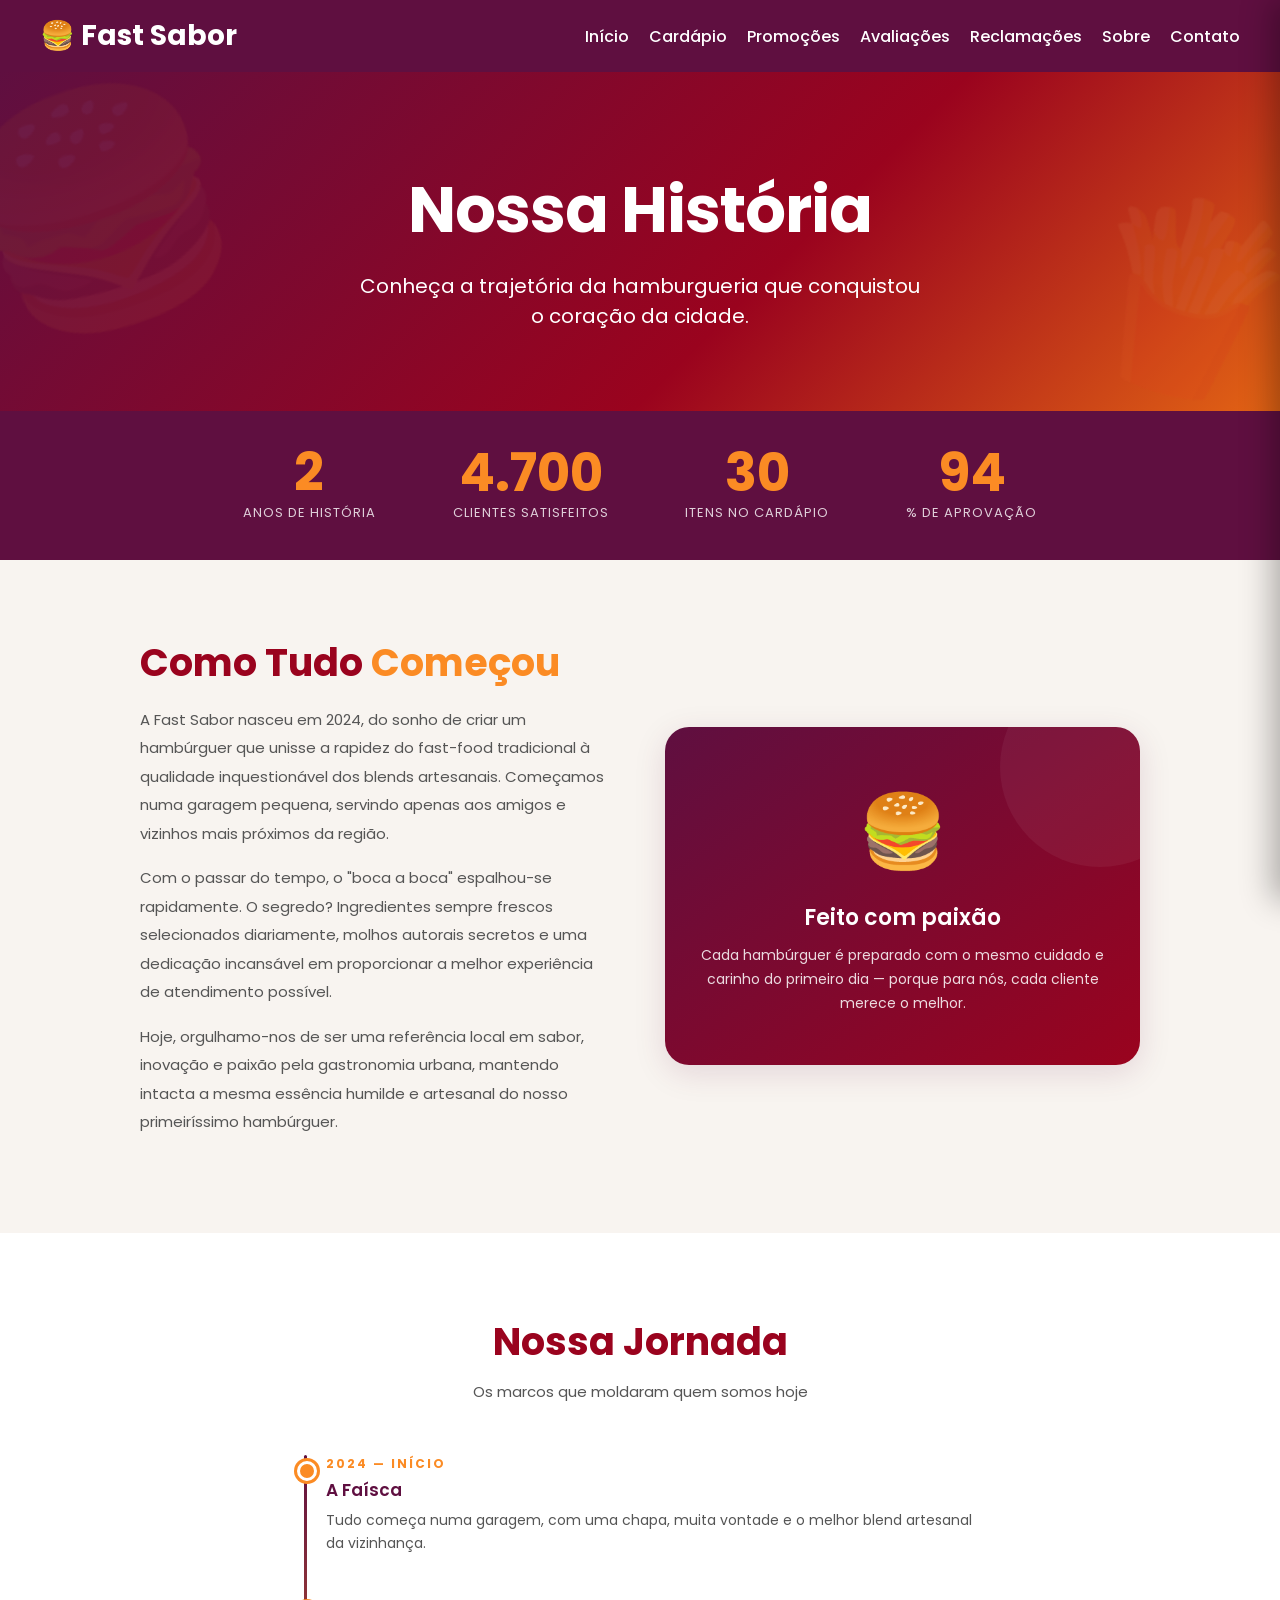
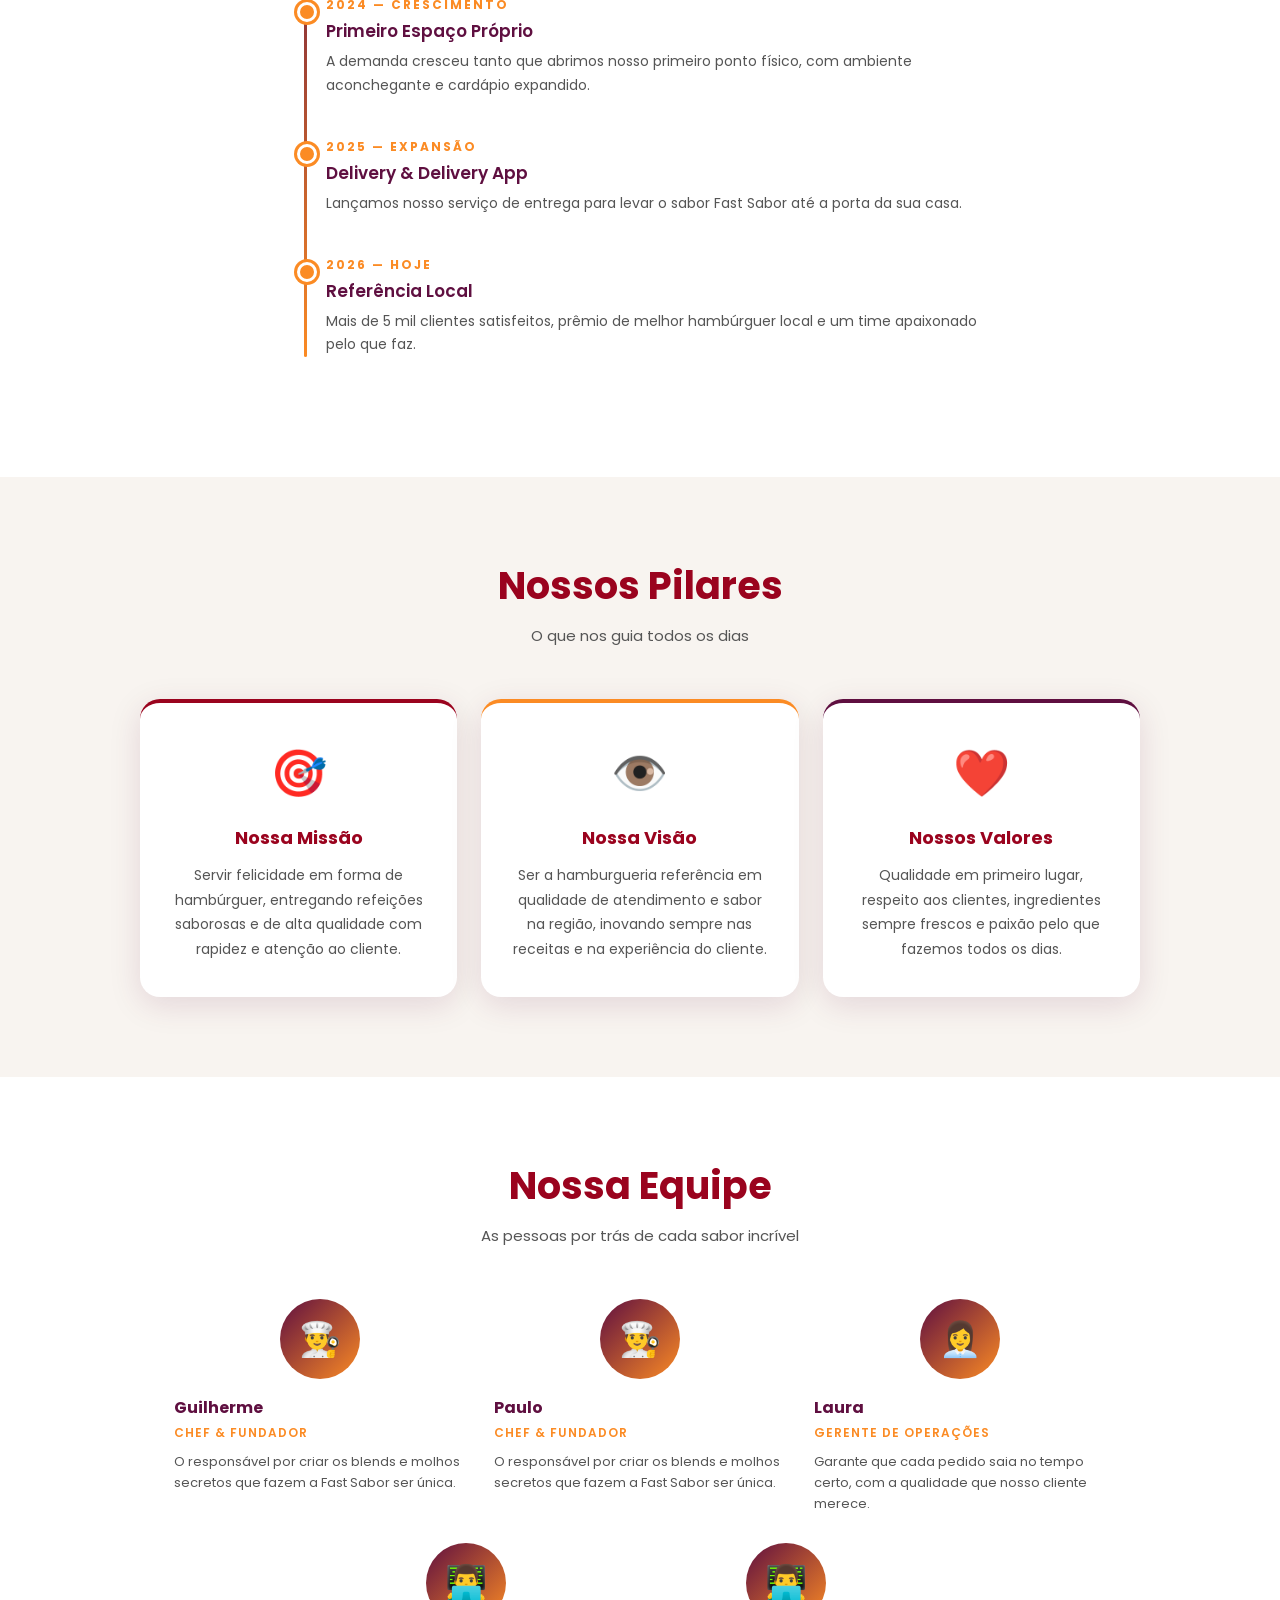
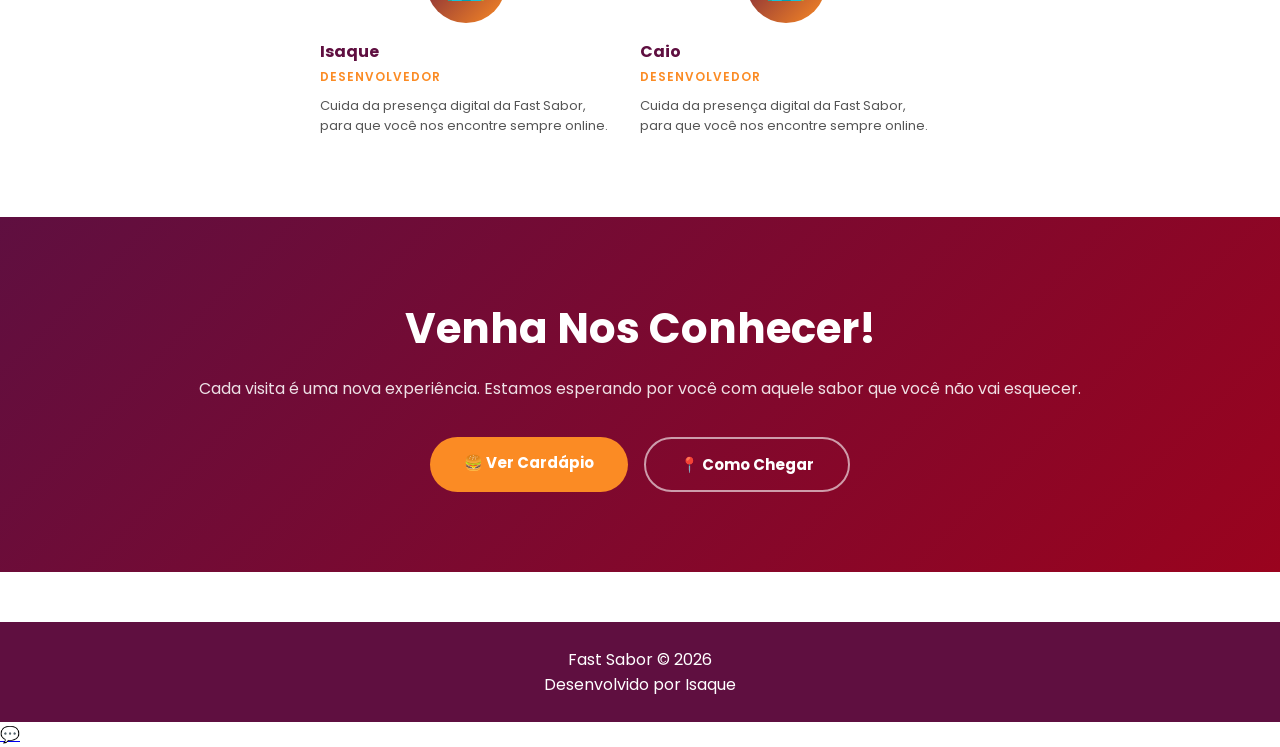
<file: sobre.html>
<!DOCTYPE html>
<html lang="pt-BR">
<head>
    <meta charset="UTF-8">
    <meta name="viewport" content="width=device-width, initial-scale=1.0">
    <title>Sobre Nós - Fast Sabor</title>
    <link rel="stylesheet" href="css/style.css">
    <link rel="stylesheet" href="css/sobre.css">
    <link href="https://fonts.googleapis.com/css2?family=Poppins:wght@300;400;500;600;700&display=swap" rel="stylesheet">
</head>
<body>

    <!-- ── HEADER ─────────────────────────── -->
    <header>
        <div class="logo">🍔 Fast Sabor</div>
        <button class="btn-menu" id="btnMenu" onclick="toggleMenu()">
    <span></span><span></span><span></span>
</button>
<nav>
            <a href="index.html">Início</a>
            <a href="cardapio.html">Cardápio</a>
            <a href="promocoes.html">Promoções</a>
            <a href="cliente/avaliacoes.html">Avaliações</a>
            <a href="cliente/reclamacoes.html">Reclamações</a>
            <a href="sobre.html">Sobre</a>
            <a href="cliente/contato.html">Contato</a>
        </nav>
    
<div class="menu-overlay" id="menuOverlay" onclick="toggleMenu()"></div>
<div class="menu-drawer" id="menuDrawer">
    <div class="menu-drawer-logo">🍔 Fast Sabor</div>
    <a href="index.html">🏠 Início</a>
    <a href="cardapio.html">🍔 Cardápio</a>
    <a href="promocoes.html">🔥 Promoções</a>
    <a href="cliente/avaliacoes.html">⭐ Avaliações</a>
    <a href="cliente/reclamacoes.html">📢 Reclamações</a>
    <a href="sobre.html">ℹ️ Sobre</a>
    <a href="cliente/contato.html">📍 Contato</a>
</div>
</header>

<section class="hero-sobre">
            <h1>Nossa História</h1>
            <p>Conheça a trajetória da hamburgueria que conquistou o coração da cidade.</p>
        </section>

        <!-- ── STATS BAR ──────────────────── -->
        <section class="stats-bar">
            <div class="stat-item">
                <span class="stat-numero" data-alvo="2">0</span>
                <span class="stat-label">Anos de história</span>
            </div>
            <div class="stat-item">
                <span class="stat-numero" data-alvo="5000">0</span>
                <span class="stat-label">Clientes satisfeitos</span>
            </div>
            <div class="stat-item">
                <span class="stat-numero" data-alvo="30">0</span>
                <span class="stat-label">Itens no cardápio</span>
            </div>
            <div class="stat-item">
                <span class="stat-numero" data-alvo="98">0</span>
                <span class="stat-label">% de aprovação</span>
            </div>
        </section>

        <!-- ── HISTÓRIA ───────────────────── -->
        <section class="secao-historia">
            <div class="historia-inner">
                <div class="historia-texto animar">
                    <h2>Como Tudo <span>Começou</span></h2>
                    <p>A Fast Sabor nasceu em 2024, do sonho de criar um hambúrguer que unisse a rapidez do fast-food tradicional à qualidade inquestionável dos blends artesanais. Começamos numa garagem pequena, servindo apenas aos amigos e vizinhos mais próximos da região.</p>
                    <p>Com o passar do tempo, o "boca a boca" espalhou-se rapidamente. O segredo? Ingredientes sempre frescos selecionados diariamente, molhos autorais secretos e uma dedicação incansável em proporcionar a melhor experiência de atendimento possível.</p>
                    <p>Hoje, orgulhamo-nos de ser uma referência local em sabor, inovação e paixão pela gastronomia urbana, mantendo intacta a mesma essência humilde e artesanal do nosso primeiríssimo hambúrguer.</p>
                </div>
                <div class="historia-visual animar">
                    <span class="icone-grande">🍔</span>
                    <h3>Feito com paixão</h3>
                    <p>Cada hambúrguer é preparado com o mesmo cuidado e carinho do primeiro dia — porque para nós, cada cliente merece o melhor.</p>
                </div>
            </div>
        </section>

        <!-- ── LINHA DO TEMPO ─────────────── -->
        <section class="secao-timeline">
            <div class="secao-titulo animar">
                <h2>Nossa Jornada</h2>
                <p>Os marcos que moldaram quem somos hoje</p>
            </div>
            <div class="timeline">
                <div class="tl-item animar">
                    <div class="tl-ano">2024 — Início</div>
                    <h3>A Faísca</h3>
                    <p>Tudo começa numa garagem, com uma chapa, muita vontade e o melhor blend artesanal da vizinhança.</p>
                </div>
                <div class="tl-item animar">
                    <div class="tl-ano">2024 — Crescimento</div>
                    <h3>Primeiro Espaço Próprio</h3>
                    <p>A demanda cresceu tanto que abrimos nosso primeiro ponto físico, com ambiente aconchegante e cardápio expandido.</p>
                </div>
                <div class="tl-item animar">
                    <div class="tl-ano">2025 — Expansão</div>
                    <h3>Delivery & Delivery App</h3>
                    <p>Lançamos nosso serviço de entrega para levar o sabor Fast Sabor até a porta da sua casa.</p>
                </div>
                <div class="tl-item animar">
                    <div class="tl-ano">2026 — Hoje</div>
                    <h3>Referência Local</h3>
                    <p>Mais de 5 mil clientes satisfeitos, prêmio de melhor hambúrguer local e um time apaixonado pelo que faz.</p>
                </div>
            </div>
        </section>

        <!-- ── MISSÃO / VISÃO / VALORES ────── -->
        <section class="secao-mvv">
            <div class="secao-titulo animar">
                <h2>Nossos Pilares</h2>
                <p>O que nos guia todos os dias</p>
            </div>
            <div class="mvv-grid">
                <div class="mvv-card animar">
                    <span class="mvv-icone">🎯</span>
                    <h3>Nossa Missão</h3>
                    <p>Servir felicidade em forma de hambúrguer, entregando refeições saborosas e de alta qualidade com rapidez e atenção ao cliente.</p>
                </div>
                <div class="mvv-card animar">
                    <span class="mvv-icone">👁️</span>
                    <h3>Nossa Visão</h3>
                    <p>Ser a hamburgueria referência em qualidade de atendimento e sabor na região, inovando sempre nas receitas e na experiência do cliente.</p>
                </div>
                <div class="mvv-card animar">
                    <span class="mvv-icone">❤️</span>
                    <h3>Nossos Valores</h3>
                    <p>Qualidade em primeiro lugar, respeito aos clientes, ingredientes sempre frescos e paixão pelo que fazemos todos os dias.</p>
                </div>
            </div>
        </section>

        <!-- ── EQUIPE ──────────────────────── -->
<section class="secao-equipe">
    <div class="secao-titulo animar">
        <h2>Nossa Equipe</h2>
        <p>As pessoas por trás de cada sabor incrível</p>
    </div>
    <div class="equipe-grid">
        <div class="membro-card animar">
            <div class="membro-avatar">👨‍🍳</div>
            <h3>Guilherme</h3>
            <div class="membro-cargo">Chef & Fundador</div>
            <p>O responsável por criar os blends e molhos secretos que fazem a Fast Sabor ser única.</p>
        </div>
        <div class="membro-card animar">
            <div class="membro-avatar">👨‍🍳</div>
            <h3>Paulo</h3>
            <div class="membro-cargo">Chef & Fundador</div>
            <p>O responsável por criar os blends e molhos secretos que fazem a Fast Sabor ser única.</p>
        </div>
        <div class="membro-card animar">
            <div class="membro-avatar">👩‍💼</div>
            <h3>Laura</h3>
            <div class="membro-cargo">Gerente de Operações</div>
            <p>Garante que cada pedido saia no tempo certo, com a qualidade que nosso cliente merece.</p>
        </div>
        <div class="membro-card animar">
            <div class="membro-avatar">👨‍💻</div>
            <h3>Isaque</h3>
            <div class="membro-cargo">Desenvolvedor</div>
            <p>Cuida da presença digital da Fast Sabor, para que você nos encontre sempre online.</p>
        </div>
        <div class="membro-card animar">
            <div class="membro-avatar">👨‍💻</div>
            <h3>Caio</h3>
            <div class="membro-cargo">Desenvolvedor</div>
            <p>Cuida da presença digital da Fast Sabor, para que você nos encontre sempre online.</p>
        </div>
    </div>
</section>

        <!-- ── CTA FINAL ───────────────────── -->
        <section class="secao-cta">
            <h2>Venha Nos Conhecer!</h2>
            <p>Cada visita é uma nova experiência. Estamos esperando por você com aquele sabor que você não vai esquecer.</p>
            <div class="cta-botoes">
                <a href="cardapio.html" class="btn-cta primario">🍔 Ver Cardápio</a>
                <a href="cliente/contato.html" class="btn-cta secundario">📍 Como Chegar</a>
            </div>
        </section>

    </main>

    <!-- ── FOOTER ──────────────────────────── -->
    <footer>
        <p>Fast Sabor © 2026</p>
        <p>Desenvolvido por Isaque</p>
    </footer>

    <a href="https://api.whatsapp.com/send?phone=5511976718229" target="_blank" class="whatsapp">💬</a>

    <script src="script.js"></script>
    <script>
        // Animação de contadores
        function animarContador(el) {
            const alvo = parseInt(el.dataset.alvo);
            const duracao = 1600;
            const passo = Math.ceil(alvo / (duracao / 16));
            let atual = 0;
            const timer = setInterval(() => {
                atual = Math.min(atual + passo, alvo);
                el.textContent = atual.toLocaleString('pt-BR');
                if (atual >= alvo) clearInterval(timer);
            }, 16);
        }

        // Intersection Observer — animar ao entrar na tela
        const observer = new IntersectionObserver((entries) => {
            entries.forEach(entry => {
                if (entry.isIntersecting) {
                    entry.target.classList.add('visivel');
                    observer.unobserve(entry.target);
                }
            });
        }, { threshold: 0.15 });

        document.querySelectorAll('.animar').forEach(el => observer.observe(el));

        // Disparar contadores quando a stats-bar entrar na tela
        const statsObserver = new IntersectionObserver((entries) => {
            entries.forEach(entry => {
                if (entry.isIntersecting) {
                    entry.target.querySelectorAll('.stat-numero').forEach(animarContador);
                    statsObserver.unobserve(entry.target);
                }
            });
        }, { threshold: 0.4 });

        const statsBar = document.querySelector('.stats-bar');
        if (statsBar) statsObserver.observe(statsBar);
    </script>

<script>
function toggleMenu(){
    document.getElementById("btnMenu").classList.toggle("aberto");
    document.getElementById("menuDrawer").classList.toggle("aberto");
    document.getElementById("menuOverlay").classList.toggle("aberto");
}
</script>

</body>
</html>
</file>
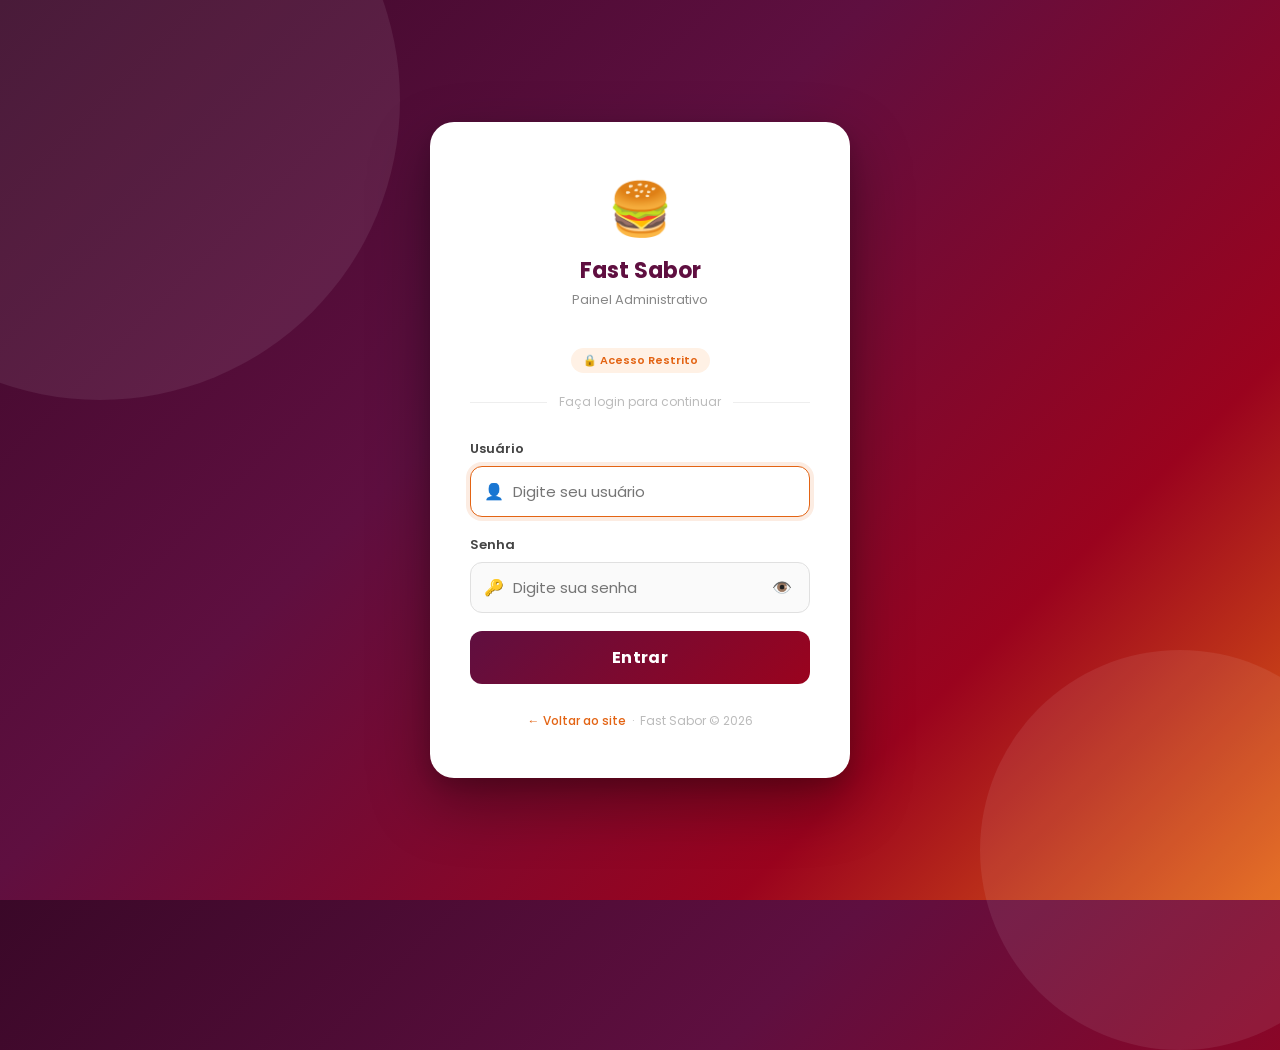
<file: admin/dashboard.html>
<!DOCTYPE html>
<html lang="pt-BR">
<head>
<meta charset="UTF-8">
<meta name="viewport" content="width=device-width, initial-scale=1.0">
<title>Dashboard — Fast Sabor Admin</title>
<link href="https://fonts.googleapis.com/css2?family=Poppins:wght@300;400;500;600;700&display=swap" rel="stylesheet">
<style>

/* ── RESET ────────────────────────────────── */
*, *::before, *::after {
    margin: 0; padding: 0;
    box-sizing: border-box;
    font-family: 'Poppins', sans-serif;
}

/* ── VARIÁVEIS ────────────────────────────── */
:root {
    --roxo:        #5F0F40;
    --roxo-esc:    #3a0828;
    --vinho:       #9A031E;
    --laranja:     #E36414;
    --amarelo:     #FB8B24;
    --fundo:       #FFF8F0;
    --sidebar-w:   260px;
    --header-h:    64px;
    --branco:      #ffffff;
    --cinza-claro: #f4f4f6;
    --cinza-borda: #e8e8ec;
    --texto:       #2d2d2d;
    --texto-leve:  #888;
    --sombra:      0 4px 20px rgba(0,0,0,.08);
    --sombra-md:   0 8px 30px rgba(0,0,0,.12);
    --radius:      14px;
    --transition:  .25s ease;
}

body {
    background: var(--fundo);
    color: var(--texto);
    min-height: 100vh;
    display: flex;
    flex-direction: column;
}

/* ── OVERLAY MOBILE ───────────────────────── */
#overlay {
    display: none;
    position: fixed;
    inset: 0;
    background: rgba(0,0,0,.45);
    z-index: 199;
    backdrop-filter: blur(2px);
}
#overlay.ativo { display: block; }

/* ══════════════════════════════════════════
   SIDEBAR
══════════════════════════════════════════ */
.sidebar {
    position: fixed;
    top: 0; left: 0;
    width: var(--sidebar-w);
    height: 100%;
    background: linear-gradient(160deg, var(--roxo-esc), var(--roxo));
    display: flex;
    flex-direction: column;
    z-index: 200;
    transition: transform var(--transition);
    box-shadow: 4px 0 20px rgba(0,0,0,.2);
}

/* Logo sidebar */
.sidebar-logo {
    padding: 24px 20px 20px;
    border-bottom: 1px solid rgba(255,255,255,.1);
    display: flex;
    align-items: center;
    gap: 12px;
}

.sidebar-logo-icone {
    font-size: 32px;
    line-height: 1;
}

.sidebar-logo-texto h1 {
    color: white;
    font-size: 16px;
    font-weight: 700;
    line-height: 1.2;
}

.sidebar-logo-texto p {
    color: rgba(255,255,255,.6);
    font-size: 11px;
    font-weight: 400;
}

/* Perfil */
.sidebar-perfil {
    padding: 16px 20px;
    display: flex;
    align-items: center;
    gap: 12px;
    border-bottom: 1px solid rgba(255,255,255,.1);
    margin-bottom: 8px;
}

.avatar {
    width: 38px; height: 38px;
    border-radius: 50%;
    background: linear-gradient(135deg, var(--laranja), var(--amarelo));
    display: flex; align-items: center; justify-content: center;
    font-size: 18px; flex-shrink: 0;
}

.sidebar-perfil-info p:first-child {
    color: white;
    font-size: 13px;
    font-weight: 600;
}

.sidebar-perfil-info p:last-child {
    color: rgba(255,255,255,.5);
    font-size: 11px;
}

/* Nav items */
.sidebar-nav {
    flex: 1;
    padding: 0 12px;
    overflow-y: auto;
}

.nav-item {
    display: flex;
    align-items: center;
    gap: 12px;
    padding: 11px 14px;
    border-radius: 10px;
    color: rgba(255,255,255,.75);
    cursor: pointer;
    transition: var(--transition);
    font-size: 14px;
    font-weight: 500;
    border: none;
    background: none;
    width: 100%;
    text-align: left;
    margin-bottom: 2px;
    text-decoration: none;
}

.nav-item .nav-icone { font-size: 18px; flex-shrink: 0; }
.nav-item .nav-badge {
    margin-left: auto;
    background: var(--laranja);
    color: white;
    font-size: 10px;
    font-weight: 700;
    padding: 2px 7px;
    border-radius: 20px;
}

.nav-item:hover {
    background: rgba(255,255,255,.12);
    color: white;
}

.nav-item.ativo {
    background: rgba(255,255,255,.18);
    color: white;
    font-weight: 600;
}

.nav-separador {
    height: 1px;
    background: rgba(255,255,255,.1);
    margin: 8px 0;
}

/* Botão Sair (sidebar) */
.sidebar-sair {
    padding: 16px 12px;
    border-top: 1px solid rgba(255,255,255,.1);
}

.btn-sair {
    display: flex;
    align-items: center;
    gap: 10px;
    width: 100%;
    padding: 11px 14px;
    border-radius: 10px;
    border: 1.5px solid rgba(255,255,255,.2);
    background: transparent;
    color: rgba(255,255,255,.8);
    font-size: 14px;
    font-weight: 500;
    cursor: pointer;
    transition: var(--transition);
    font-family: 'Poppins', sans-serif;
}

.btn-sair:hover {
    background: rgba(255,255,255,.1);
    color: white;
    border-color: rgba(255,255,255,.4);
}

/* ══════════════════════════════════════════
   CONTEÚDO PRINCIPAL
══════════════════════════════════════════ */
.main {
    margin-left: var(--sidebar-w);
    min-height: 100vh;
    display: flex;
    flex-direction: column;
    transition: margin var(--transition);
}

/* ── HEADER ───────────────────────────────── */
.header {
    height: var(--header-h);
    background: var(--branco);
    border-bottom: 1px solid var(--cinza-borda);
    display: flex;
    align-items: center;
    justify-content: space-between;
    padding: 0 28px;
    position: sticky;
    top: 0;
    z-index: 100;
    box-shadow: var(--sombra);
}

.header-esquerda {
    display: flex;
    align-items: center;
    gap: 16px;
}

.btn-toggle-sidebar {
    display: none;
    flex-direction: column;
    gap: 5px;
    background: none;
    border: none;
    cursor: pointer;
    padding: 4px;
}

.btn-toggle-sidebar span {
    display: block;
    width: 22px; height: 2.5px;
    background: var(--roxo);
    border-radius: 2px;
    transition: var(--transition);
}

.breadcrumb {
    display: flex;
    align-items: center;
    gap: 6px;
    font-size: 14px;
    color: var(--texto-leve);
}

.breadcrumb strong { color: var(--texto); }

.header-direita {
    display: flex;
    align-items: center;
    gap: 12px;
}

.hora {
    font-size: 12px;
    color: var(--texto-leve);
    font-weight: 500;
}

.btn-sair-header {
    display: flex;
    align-items: center;
    gap: 6px;
    padding: 8px 16px;
    border-radius: 8px;
    border: 1.5px solid var(--vinho);
    background: transparent;
    color: var(--vinho);
    font-size: 13px;
    font-weight: 600;
    cursor: pointer;
    transition: var(--transition);
    font-family: 'Poppins', sans-serif;
}

.btn-sair-header:hover {
    background: var(--vinho);
    color: white;
}

/* ── CONTEÚDO DAS SEÇÕES ──────────────────── */
.conteudo {
    flex: 1;
    padding: 28px;
    animation: fadeIn .3s ease;
}

@keyframes fadeIn {
    from { opacity: 0; transform: translateY(10px); }
    to   { opacity: 1; transform: translateY(0); }
}

.secao { display: none; }
.secao.ativa { display: block; }

/* Título de seção */
.titulo-secao {
    display: flex;
    align-items: center;
    justify-content: space-between;
    margin-bottom: 24px;
    flex-wrap: wrap;
    gap: 12px;
}

.titulo-secao h2 {
    font-size: 22px;
    font-weight: 700;
    color: var(--roxo);
    display: flex;
    align-items: center;
    gap: 10px;
}

.titulo-secao p {
    font-size: 13px;
    color: var(--texto-leve);
    margin-top: 2px;
}

/* ── CARDS DE STATS ───────────────────────── */
.stats-grid {
    display: grid;
    grid-template-columns: repeat(auto-fit, minmax(180px, 1fr));
    gap: 18px;
    margin-bottom: 28px;
}

.stat-card {
    background: var(--branco);
    border-radius: var(--radius);
    padding: 22px 20px;
    box-shadow: var(--sombra);
    transition: transform var(--transition), box-shadow var(--transition);
    border-left: 4px solid transparent;
    display: flex;
    flex-direction: column;
    gap: 8px;
}

.stat-card:hover {
    transform: translateY(-3px);
    box-shadow: var(--sombra-md);
}

.stat-card:nth-child(1) { border-color: var(--laranja); }
.stat-card:nth-child(2) { border-color: #25D366; }
.stat-card:nth-child(3) { border-color: var(--vinho); }
.stat-card:nth-child(4) { border-color: #3182ce; }
.stat-card:nth-child(5) { border-color: var(--amarelo); }

.stat-icone { font-size: 28px; }

.stat-valor {
    font-size: 28px;
    font-weight: 700;
    color: var(--texto);
    line-height: 1;
}

.stat-label {
    font-size: 12px;
    color: var(--texto-leve);
    font-weight: 500;
    text-transform: uppercase;
    letter-spacing: .5px;
}

.stat-variacao {
    font-size: 11px;
    font-weight: 600;
    color: #25D366;
    display: flex;
    align-items: center;
    gap: 3px;
}

/* ── TABELA ───────────────────────────────── */
.tabela-wrapper {
    background: var(--branco);
    border-radius: var(--radius);
    box-shadow: var(--sombra);
    overflow: hidden;
}

.tabela-header {
    padding: 18px 22px;
    border-bottom: 1px solid var(--cinza-borda);
    display: flex;
    align-items: center;
    justify-content: space-between;
    flex-wrap: wrap;
    gap: 10px;
}

.tabela-header h3 {
    font-size: 15px;
    font-weight: 600;
    color: var(--texto);
}

.tabela-scroll { overflow-x: auto; }

table {
    width: 100%;
    border-collapse: collapse;
}

thead th {
    background: var(--cinza-claro);
    padding: 12px 18px;
    text-align: left;
    font-size: 12px;
    font-weight: 600;
    color: var(--texto-leve);
    text-transform: uppercase;
    letter-spacing: .5px;
    white-space: nowrap;
}

tbody td {
    padding: 13px 18px;
    font-size: 13px;
    border-bottom: 1px solid var(--cinza-borda);
    color: var(--texto);
}

tbody tr:last-child td { border-bottom: none; }
tbody tr:hover td { background: #fafafa; }

/* Status badges */
.badge {
    display: inline-flex;
    align-items: center;
    gap: 4px;
    padding: 4px 10px;
    border-radius: 20px;
    font-size: 11px;
    font-weight: 600;
}

.badge-verde   { background: #f0fff4; color: #276749; }
.badge-amarelo { background: #fffbeb; color: #92400e; }
.badge-vermelho{ background: #fff5f5; color: #9b2c2c; }
.badge-azul    { background: #ebf8ff; color: #2b6cb0; }
.badge-cinza   { background: #f7fafc; color: #4a5568; }

/* ── LISTA DE CARDS ───────────────────────── */
.lista-cards {
    display: flex;
    flex-direction: column;
    gap: 14px;
}

.item-card {
    background: var(--branco);
    border-radius: var(--radius);
    padding: 20px 22px;
    box-shadow: var(--sombra);
    display: flex;
    align-items: flex-start;
    gap: 16px;
    transition: transform var(--transition);
}

.item-card:hover { transform: translateY(-2px); }

.item-avatar {
    width: 42px; height: 42px;
    border-radius: 50%;
    background: linear-gradient(135deg, var(--roxo), var(--laranja));
    display: flex; align-items: center; justify-content: center;
    font-size: 20px; flex-shrink: 0;
}

.item-corpo { flex: 1; }
.item-corpo h4 { font-size: 14px; font-weight: 600; margin-bottom: 4px; }
.item-corpo p  { font-size: 13px; color: var(--texto-leve); line-height: 1.5; }
.item-meta {
    display: flex;
    align-items: center;
    gap: 10px;
    margin-top: 8px;
    flex-wrap: wrap;
}

.item-meta span { font-size: 11px; color: var(--texto-leve); }

.item-direita {
    display: flex;
    flex-direction: column;
    align-items: flex-end;
    gap: 8px;
    flex-shrink: 0;
}

/* Estrelas */
.estrelas { color: #f6ad55; font-size: 14px; }

/* ── CONFIGURAÇÕES ────────────────────────── */
.config-grid {
    display: grid;
    grid-template-columns: repeat(auto-fit, minmax(300px, 1fr));
    gap: 20px;
}

.config-card {
    background: var(--branco);
    border-radius: var(--radius);
    padding: 24px;
    box-shadow: var(--sombra);
}

.config-card h3 {
    font-size: 15px;
    font-weight: 600;
    color: var(--roxo);
    margin-bottom: 18px;
    padding-bottom: 12px;
    border-bottom: 1px solid var(--cinza-borda);
}

.config-campo {
    margin-bottom: 14px;
}

.config-campo label {
    display: block;
    font-size: 12px;
    font-weight: 600;
    color: var(--texto-leve);
    margin-bottom: 6px;
    text-transform: uppercase;
    letter-spacing: .4px;
}

.config-campo input,
.config-campo select {
    width: 100%;
    padding: 10px 14px;
    border: 1.5px solid var(--cinza-borda);
    border-radius: 10px;
    font-size: 14px;
    font-family: 'Poppins', sans-serif;
    color: var(--texto);
    background: #fafafa;
    transition: border-color var(--transition);
    outline: none;
}

.config-campo input:focus,
.config-campo select:focus {
    border-color: var(--laranja);
    background: white;
}

.btn-salvar {
    width: 100%;
    padding: 12px;
    border: none;
    border-radius: 10px;
    background: linear-gradient(135deg, var(--roxo), var(--vinho));
    color: white;
    font-size: 14px;
    font-weight: 600;
    cursor: pointer;
    font-family: 'Poppins', sans-serif;
    transition: var(--transition);
    margin-top: 8px;
}

.btn-salvar:hover { opacity: .9; transform: translateY(-1px); }

/* ── GRÁFICO SIMPLES ──────────────────────── */
.grafico-wrapper {
    background: var(--branco);
    border-radius: var(--radius);
    padding: 22px;
    box-shadow: var(--sombra);
    margin-bottom: 24px;
}

.grafico-wrapper h3 {
    font-size: 15px;
    font-weight: 600;
    margin-bottom: 20px;
    color: var(--texto);
}

.barras {
    display: flex;
    align-items: flex-end;
    gap: 12px;
    height: 120px;
}

.barra-col {
    display: flex;
    flex-direction: column;
    align-items: center;
    gap: 6px;
    flex: 1;
}

.barra {
    width: 100%;
    border-radius: 6px 6px 0 0;
    background: linear-gradient(to top, var(--roxo), var(--laranja));
    transition: height .6s ease;
    min-height: 4px;
}

.barra-label {
    font-size: 10px;
    color: var(--texto-leve);
    font-weight: 500;
}

.barra-valor {
    font-size: 11px;
    font-weight: 700;
    color: var(--roxo);
}

/* ── RESPONSIVO ───────────────────────────── */
@media (max-width: 768px) {
    .sidebar {
        transform: translateX(-100%);
    }

    .sidebar.aberta {
        transform: translateX(0);
    }

    .main {
        margin-left: 0;
    }

    .btn-toggle-sidebar {
        display: flex;
    }

    .conteudo {
        padding: 18px;
    }

    .stats-grid {
        grid-template-columns: repeat(2, 1fr);
    }

    thead th, tbody td {
        padding: 10px 12px;
        font-size: 12px;
    }

    .hora { display: none; }

    .titulo-secao h2 { font-size: 18px; }
}

@media (max-width: 420px) {
    .stats-grid { grid-template-columns: 1fr 1fr; }
    .item-card { flex-direction: column; }
    .item-direita { flex-direction: row; align-items: center; }
}

</style>
</head>
<body>

<!-- Overlay mobile -->
<div id="overlay" onclick="fecharSidebar()"></div>

<!-- ══════════════════════════════════════════
     SIDEBAR
══════════════════════════════════════════ -->
<aside class="sidebar" id="sidebar">

    <!-- Logo -->
    <div class="sidebar-logo">
        <div class="sidebar-logo-icone">🍔</div>
        <div class="sidebar-logo-texto">
            <h1>Fast Sabor</h1>
            <p>Painel Administrativo</p>
        </div>
    </div>

    <!-- Perfil -->
    <div class="sidebar-perfil">
        <div class="avatar">👨‍💼</div>
        <div class="sidebar-perfil-info">
            <p>Administrador</p>
            <p>admin@fastsabor.com</p>
        </div>
    </div>

    <!-- Navegação -->
    <nav class="sidebar-nav">
        <button class="nav-item ativo" onclick="navegar('dashboard', this)">
            <span class="nav-icone">📊</span> Dashboard
        </button>
        <button class="nav-item" onclick="navegar('pedidos', this)">
            <span class="nav-icone">📦</span> Pedidos
            <span class="nav-badge">8</span>
        </button>
        <button class="nav-item" onclick="navegar('avaliacoes', this)">
            <span class="nav-icone">⭐</span> Avaliações
            <span class="nav-badge">3</span>
        </button>
        <button class="nav-item" onclick="navegar('reclamacoes', this)">
            <span class="nav-icone">📢</span> Reclamações
            <span class="nav-badge">2</span>
        </button>
        <button class="nav-item" onclick="navegar('contatos', this)">
            <span class="nav-icone">✉️</span> Contatos
        </button>
        <div class="nav-separador"></div>
        <button class="nav-item" onclick="navegar('configuracoes', this)">
            <span class="nav-icone">⚙️</span> Configurações
        </button>
    </nav>

    <!-- Sair -->
    <div class="sidebar-sair">
        <button class="btn-sair" onclick="sair()">
            <span>🚪</span> Sair do Painel
        </button>
    </div>

</aside>

<!-- ══════════════════════════════════════════
     CONTEÚDO PRINCIPAL
══════════════════════════════════════════ -->
<div class="main">

    <!-- Header -->
    <header class="header">
        <div class="header-esquerda">
            <button class="btn-toggle-sidebar" onclick="toggleSidebar()">
                <span></span><span></span><span></span>
            </button>
            <div class="breadcrumb">
                🍔 Fast Sabor &rsaquo; <strong id="breadcrumbAtual">Dashboard</strong>
            </div>
        </div>
        <div class="header-direita">
            <span class="hora" id="relogio"></span>
            <button class="btn-sair-header" onclick="sair()">🚪 Sair</button>
        </div>
    </header>

    <!-- ════════════════════════════════════
         SEÇÃO: DASHBOARD
    ════════════════════════════════════ -->
    <div class="conteudo secao ativa" id="sec-dashboard">

        <div class="titulo-secao">
            <div>
                <h2>📊 Dashboard</h2>
                <p>Visão geral do negócio hoje</p>
            </div>
        </div>

        <!-- Cards de estatísticas -->
        <div class="stats-grid">
            <div class="stat-card">
                <div class="stat-icone">📦</div>
                <div class="stat-valor" id="stat-pedidos">0</div>
                <div class="stat-label">Pedidos Hoje</div>
                <div class="stat-variacao">▲ +12% esta semana</div>
            </div>
            <div class="stat-card">
                <div class="stat-icone">⭐</div>
                <div class="stat-valor" id="stat-avaliacoes">0</div>
                <div class="stat-label">Avaliações</div>
                <div class="stat-variacao" style="color:#f6ad55">▲ Média 4.8</div>
            </div>
            <div class="stat-card">
                <div class="stat-icone">📢</div>
                <div class="stat-valor" id="stat-reclamacoes">0</div>
                <div class="stat-label">Reclamações</div>
                <div class="stat-variacao" style="color:#e53e3e">▼ -2 vs ontem</div>
            </div>
            <div class="stat-card">
                <div class="stat-icone">✉️</div>
                <div class="stat-valor" id="stat-contatos">0</div>
                <div class="stat-label">Contatos</div>
                <div class="stat-variacao" style="color:#3182ce">▲ 5 novos</div>
            </div>
            <div class="stat-card">
                <div class="stat-icone">💰</div>
                <div class="stat-valor" id="stat-faturamento">R$ 0</div>
                <div class="stat-label">Faturamento Hoje</div>
                <div class="stat-variacao">▲ +8% vs ontem</div>
            </div>
        </div>

        <!-- Gráfico de barras simples -->
        <div class="grafico-wrapper">
            <h3>📈 Pedidos — Últimos 7 dias</h3>
            <div class="barras" id="grafico"></div>
        </div>

        <!-- Últimos pedidos (mini) -->
        <div class="tabela-wrapper">
            <div class="tabela-header">
                <h3>🕐 Pedidos Recentes</h3>
                <button class="badge badge-azul" onclick="navegar('pedidos', document.querySelector('[onclick*=pedidos]'))">Ver todos →</button>
            </div>
            <div class="tabela-scroll">
                <table>
                    <thead>
                        <tr>
                            <th>#</th>
                            <th>Cliente</th>
                            <th>Itens</th>
                            <th>Total</th>
                            <th>Status</th>
                        </tr>
                    </thead>
                    <tbody id="tabelaDashboard"></tbody>
                </table>
            </div>
        </div>

    </div>

    <!-- ════════════════════════════════════
         SEÇÃO: PEDIDOS
    ════════════════════════════════════ -->
    <div class="conteudo secao" id="sec-pedidos">

        <div class="titulo-secao">
            <div><h2>📦 Pedidos</h2><p>Gerencie todos os pedidos recebidos</p></div>
        </div>

        <div class="tabela-wrapper">
            <div class="tabela-header">
                <h3>Lista de Pedidos</h3>
                <span class="badge badge-laranja" style="background:#fff3e0;color:#e36414">8 pedidos hoje</span>
            </div>
            <div class="tabela-scroll">
                <table>
                    <thead>
                        <tr>
                            <th>#Pedido</th>
                            <th>Cliente</th>
                            <th>Endereço</th>
                            <th>Itens</th>
                            <th>Total</th>
                            <th>Pagamento</th>
                            <th>Horário</th>
                            <th>Status</th>
                        </tr>
                    </thead>
                    <tbody id="tabelaPedidos"></tbody>
                </table>
            </div>
        </div>

    </div>

    <!-- ════════════════════════════════════
         SEÇÃO: AVALIAÇÕES
    ════════════════════════════════════ -->
    <div class="conteudo secao" id="sec-avaliacoes">

        <div class="titulo-secao">
            <div><h2>⭐ Avaliações</h2><p>Avaliações dos clientes sobre o atendimento</p></div>
        </div>

        <div class="lista-cards" id="listaAvaliacoes"></div>

    </div>

    <!-- ════════════════════════════════════
         SEÇÃO: RECLAMAÇÕES
    ════════════════════════════════════ -->
    <div class="conteudo secao" id="sec-reclamacoes">

        <div class="titulo-secao">
            <div><h2>📢 Reclamações</h2><p>Acompanhe e resolva as reclamações</p></div>
        </div>

        <div class="lista-cards" id="listaReclamacoes"></div>

    </div>

    <!-- ════════════════════════════════════
         SEÇÃO: CONTATOS
    ════════════════════════════════════ -->
    <div class="conteudo secao" id="sec-contatos">

        <div class="titulo-secao">
            <div><h2>✉️ Mensagens de Contato</h2><p>Mensagens recebidas pelo formulário</p></div>
        </div>

        <div class="lista-cards" id="listaContatos"></div>

    </div>

    <!-- ════════════════════════════════════
         SEÇÃO: CONFIGURAÇÕES
    ════════════════════════════════════ -->
    <div class="conteudo secao" id="sec-configuracoes">

        <div class="titulo-secao">
            <div><h2>⚙️ Configurações</h2><p>Ajuste as informações do estabelecimento</p></div>
        </div>

        <div class="config-grid">

            <div class="config-card">
                <h3>📍 Informações do Negócio</h3>
                <div class="config-campo">
                    <label>Nome do estabelecimento</label>
                    <input type="text" value="Fast Sabor">
                </div>
                <div class="config-campo">
                    <label>Telefone / WhatsApp</label>
                    <input type="text" value="(11) 97671-8229">
                </div>
                <div class="config-campo">
                    <label>E-mail</label>
                    <input type="email" value="fastsabor0201@gmail.com">
                </div>
                <div class="config-campo">
                    <label>Endereço</label>
                    <input type="text" value="Rua dos Lanches, 123 — São Paulo/SP">
                </div>
                <button class="btn-salvar" onclick="salvarConfig(this)">💾 Salvar Alterações</button>
            </div>

            <div class="config-card">
                <h3>🕒 Horário de Funcionamento</h3>
                <div class="config-campo">
                    <label>Dias da semana</label>
                    <input type="text" value="Quinta a Domingo">
                </div>
                <div class="config-campo">
                    <label>Horário de abertura</label>
                    <input type="time" value="15:00">
                </div>
                <div class="config-campo">
                    <label>Horário de fechamento</label>
                    <input type="time" value="22:00">
                </div>
                <div class="config-campo">
                    <label>Status da loja</label>
                    <select>
                        <option>🟢 Aberta</option>
                        <option>🔴 Fechada</option>
                        <option>🟡 Pausada</option>
                    </select>
                </div>
                <button class="btn-salvar" onclick="salvarConfig(this)">💾 Salvar Alterações</button>
            </div>

            <div class="config-card">
                <h3>🔐 Segurança</h3>
                <div class="config-campo">
                    <label>Usuário atual</label>
                    <input type="text" value="admin">
                </div>
                <div class="config-campo">
                    <label>Nova senha</label>
                    <input type="password" placeholder="Digite a nova senha">
                </div>
                <div class="config-campo">
                    <label>Confirmar senha</label>
                    <input type="password" placeholder="Confirme a nova senha">
                </div>
                <button class="btn-salvar" onclick="salvarConfig(this)">🔑 Alterar Senha</button>
            </div>

            <div class="config-card">
                <h3>📱 Entrega</h3>
                <div class="config-campo">
                    <label>Taxa de entrega (R$)</label>
                    <input type="number" value="5.00" step="0.50">
                </div>
                <div class="config-campo">
                    <label>Tempo médio de entrega</label>
                    <input type="text" value="30 a 45 minutos">
                </div>
                <div class="config-campo">
                    <label>Raio de entrega (km)</label>
                    <input type="number" value="5">
                </div>
                <div class="config-campo">
                    <label>Pedido mínimo (R$)</label>
                    <input type="number" value="20.00" step="5">
                </div>
                <button class="btn-salvar" onclick="salvarConfig(this)">💾 Salvar Alterações</button>
            </div>

        </div>

    </div>

</div><!-- /.main -->

<script>
'use strict';

/* ── VERIFICAÇÃO DE LOGIN ─────────────────── */
if (localStorage.getItem('adminLogado') !== 'true') {
    window.location.href = 'login.html';
}

/* ── DADOS DE EXEMPLO ─────────────────────── */
const pedidos = [
    { id:'#1042', cliente:'João Silva',    end:'Rua das Flores, 45',    itens:'X-Bacon + Batata Frita',           total:'R$ 36,00', pag:'Pix',        hora:'18:32', status:'entregue'  },
    { id:'#1043', cliente:'Maria Souza',   end:'Av. Paulista, 1000',    itens:'Combo Família',                    total:'R$ 79,99', pag:'Cartão',     hora:'18:45', status:'preparo'   },
    { id:'#1044', cliente:'Carlos Lima',   end:'Rua da Saudade, 22',    itens:'Smash Burger + Milkshake',         total:'R$ 46,00', pag:'Dinheiro',   hora:'19:01', status:'saiu'      },
    { id:'#1045', cliente:'Ana Martins',   end:'Alameda Santos, 300',   itens:'Veggie Burger + Suco',             total:'R$ 38,00', pag:'Pix',        hora:'19:15', status:'preparo'   },
    { id:'#1046', cliente:'Pedro Alves',   end:'Rua Augusta, 88',       itens:'X-Tudo + Petit Gâteau',            total:'R$ 54,00', pag:'Crédito',    hora:'19:30', status:'aguardando'},
    { id:'#1047', cliente:'Lucia Ferreira',end:'Rua Vergueiro, 512',    itens:'Duplo Burger + Cerveja',           total:'R$ 48,00', pag:'Débito',     hora:'19:48', status:'preparo'   },
    { id:'#1048', cliente:'Rafael Costa',  end:'Rua Oscar Freire, 77',  itens:'Burger Trufado + Limonada',        total:'R$ 62,00', pag:'Pix',        hora:'20:02', status:'entregue'  },
    { id:'#1049', cliente:'Fernanda Dias', end:'Av. Brasil, 200',       itens:'Frango Crocante + Milkshake',      total:'R$ 40,00', pag:'Cartão',     hora:'20:15', status:'saiu'      },
];

const avaliacoes = [
    { nome:'João Silva',     nota:5, texto:'Melhor hambúrguer da cidade! Entrega super rápida e o lanche chegou quentinho.',         hora:'há 30 min', avatar:'😊' },
    { nome:'Maria Souza',    nota:5, texto:'Amei o Smash Burger, perfeito! Já é meu pedido favorito. Recomendo demais!',              hora:'há 1h',     avatar:'😍' },
    { nome:'Carlos Lima',    nota:4, texto:'Ótimo sabor, só achei que demorou um pouco mais que o esperado, mas valeu a pena.',        hora:'há 2h',     avatar:'😄' },
    { nome:'Ana Martins',    nota:5, texto:'O Veggie Burger surpreendeu muito! Não esperava ser tão gostoso. Voltarei com certeza.',  hora:'há 3h',     avatar:'🤩' },
    { nome:'Pedro Alves',    nota:3, texto:'Sabor bom, mas faltou molho no meu burger. Espero que melhore na próxima.',               hora:'há 4h',     avatar:'😐' },
];

const reclamacoes = [
    { nome:'Lucia Ferreira', tipo:'Entrega',   texto:'Meu pedido chegou com 1 hora de atraso e sem aviso. Fica difícil planejar assim.', hora:'há 1h',  status:'aberta',   avatar:'😠' },
    { nome:'Rafael Costa',   tipo:'Produto',   texto:'Pedi o X-Tudo sem cebola mas veio com cebola. Já é a segunda vez que acontece.',   hora:'há 3h',  status:'aberta',   avatar:'😤' },
    { nome:'Fernanda Dias',  tipo:'Atendimento',texto:'Tentei ligar diversas vezes e ninguém atendeu. Precisava confirmar meu pedido.',  hora:'há 5h',  status:'resolvida', avatar:'😕' },
];

const contatos = [
    { nome:'Bruno Mendes',   email:'bruno@email.com',    msg:'Gostaria de saber se vocês fazem entregas no bairro do Morumbi.',           hora:'há 20 min', avatar:'👤' },
    { nome:'Clara Rocha',    email:'clara@email.com',    msg:'Quero fazer um pedido para evento com 20 pessoas. Como funciona?',          hora:'há 2h',     avatar:'👤' },
    { nome:'Diego Nunes',    email:'diego@email.com',    msg:'Vocês têm opções sem glúten no cardápio? Sou celíaco.',                     hora:'há 4h',     avatar:'👤' },
    { nome:'Elisa Torres',   email:'elisa@email.com',    msg:'Parabéns pelo atendimento! Sempre peço aqui e nunca decepciona.',           hora:'há 6h',     avatar:'👤' },
];

/* ── STATUS BADGE ─────────────────────────── */
function statusBadge(s) {
    const map = {
        entregue:   ['badge-verde',   '✅ Entregue'],
        preparo:    ['badge-amarelo', '🔥 Em preparo'],
        saiu:       ['badge-azul',    '🛵 Saiu p/ entrega'],
        aguardando: ['badge-cinza',   '⏳ Aguardando'],
    };
    const [cls, txt] = map[s] || ['badge-cinza', s];
    return `<span class="badge ${cls}">${txt}</span>`;
}

/* ── RENDERIZA TABELA DE PEDIDOS ──────────── */
function renderPedidos(tbodyId, limite) {
    const dados = limite ? pedidos.slice(0, limite) : pedidos;
    document.getElementById(tbodyId).innerHTML = dados.map(p => `
        <tr>
            <td><strong>${p.id}</strong></td>
            <td>${p.cliente}</td>
            ${limite ? '' : `<td>${p.end}</td>`}
            <td>${p.itens}</td>
            <td><strong>${p.total}</strong></td>
            ${limite ? '' : `<td>${p.pag}</td>`}
            ${limite ? '' : `<td>${p.hora}</td>`}
            <td>${statusBadge(p.status)}</td>
        </tr>
    `).join('');
}

/* ── RENDERIZA AVALIAÇÕES ─────────────────── */
function renderAvaliacoes() {
    document.getElementById('listaAvaliacoes').innerHTML = avaliacoes.map(a => `
        <div class="item-card">
            <div class="item-avatar">${a.avatar}</div>
            <div class="item-corpo">
                <h4>${a.nome}</h4>
                <p>${a.texto}</p>
                <div class="item-meta">
                    <span>🕐 ${a.hora}</span>
                </div>
            </div>
            <div class="item-direita">
                <div class="estrelas">${'⭐'.repeat(a.nota)}${'☆'.repeat(5 - a.nota)}</div>
                <span class="badge badge-verde">✅ Publicada</span>
            </div>
        </div>
    `).join('');
}

/* ── RENDERIZA RECLAMAÇÕES ────────────────── */
function renderReclamacoes() {
    document.getElementById('listaReclamacoes').innerHTML = reclamacoes.map(r => `
        <div class="item-card">
            <div class="item-avatar">${r.avatar}</div>
            <div class="item-corpo">
                <h4>${r.nome} <span class="badge badge-amarelo" style="font-size:10px">${r.tipo}</span></h4>
                <p>${r.texto}</p>
                <div class="item-meta"><span>🕐 ${r.hora}</span></div>
            </div>
            <div class="item-direita">
                <span class="badge ${r.status === 'resolvida' ? 'badge-verde' : 'badge-vermelho'}">
                    ${r.status === 'resolvida' ? '✅ Resolvida' : '🔴 Aberta'}
                </span>
            </div>
        </div>
    `).join('');
}

/* ── RENDERIZA CONTATOS ───────────────────── */
function renderContatos() {
    document.getElementById('listaContatos').innerHTML = contatos.map(c => `
        <div class="item-card">
            <div class="item-avatar">${c.avatar}</div>
            <div class="item-corpo">
                <h4>${c.nome}</h4>
                <p>${c.msg}</p>
                <div class="item-meta">
                    <span>📧 ${c.email}</span>
                    <span>🕐 ${c.hora}</span>
                </div>
            </div>
            <div class="item-direita">
                <span class="badge badge-cinza">📩 Recebida</span>
            </div>
        </div>
    `).join('');
}

/* ── GRÁFICO DE BARRAS ────────────────────── */
function renderGrafico() {
    const dias    = ['Seg','Ter','Qua','Qui','Sex','Sáb','Dom'];
    const valores = [12, 18, 14, 22, 28, 35, 20];
    const max     = Math.max(...valores);
    document.getElementById('grafico').innerHTML = dias.map((d, i) => `
        <div class="barra-col">
            <div class="barra-valor">${valores[i]}</div>
            <div class="barra" style="height:${(valores[i]/max)*100}%"></div>
            <div class="barra-label">${d}</div>
        </div>
    `).join('');
}

/* ── CONTADORES ANIMADOS ──────────────────── */
function animarContador(id, alvo, prefixo = '', sufixo = '') {
    const el = document.getElementById(id);
    if (!el) return;
    let atual = 0;
    const passo = Math.ceil(alvo / 40);
    const timer = setInterval(() => {
        atual = Math.min(atual + passo, alvo);
        el.textContent = prefixo + atual.toLocaleString('pt-BR') + sufixo;
        if (atual >= alvo) clearInterval(timer);
    }, 30);
}

/* ── NAVEGAÇÃO ────────────────────────────── */
function navegar(secao, btnEl) {
    // Esconde todas as seções
    document.querySelectorAll('.secao').forEach(s => s.classList.remove('ativa'));
    document.querySelectorAll('.nav-item').forEach(b => b.classList.remove('ativo'));

    // Mostra a seção alvo
    const el = document.getElementById('sec-' + secao);
    if (el) el.classList.add('ativa');
    if (btnEl) btnEl.classList.add('ativo');

    // Atualiza breadcrumb
    const nomes = { dashboard:'Dashboard', pedidos:'Pedidos', avaliacoes:'Avaliações', reclamacoes:'Reclamações', contatos:'Contatos', configuracoes:'Configurações' };
    document.getElementById('breadcrumbAtual').textContent = nomes[secao] || secao;

    // Fecha sidebar no mobile
    fecharSidebar();
}

/* ── SIDEBAR MOBILE ───────────────────────── */
function toggleSidebar() {
    document.getElementById('sidebar').classList.toggle('aberta');
    document.getElementById('overlay').classList.toggle('ativo');
}

function fecharSidebar() {
    document.getElementById('sidebar').classList.remove('aberta');
    document.getElementById('overlay').classList.remove('ativo');
}

/* ── SAIR ─────────────────────────────────── */
function sair() {
    if (confirm('Deseja realmente sair do painel?')) {
        localStorage.removeItem('adminLogado');
        window.location.href = 'login.html';
    }
}

/* ── CONFIGURAÇÕES ────────────────────────── */
function salvarConfig(btn) {
    const original = btn.textContent;
    btn.textContent = '✅ Salvo!';
    btn.style.background = 'linear-gradient(135deg,#276749,#25D366)';
    setTimeout(() => {
        btn.textContent = original;
        btn.style.background = '';
    }, 2000);
}

/* ── RELÓGIO ──────────────────────────────── */
function atualizarRelogio() {
    const agora = new Date();
    const h = String(agora.getHours()).padStart(2,'0');
    const m = String(agora.getMinutes()).padStart(2,'0');
    const s = String(agora.getSeconds()).padStart(2,'0');
    document.getElementById('relogio').textContent = `${h}:${m}:${s}`;
}

/* ── INIT ─────────────────────────────────── */
(function init() {
    renderPedidos('tabelaDashboard', 5);
    renderPedidos('tabelaPedidos', 0);
    renderAvaliacoes();
    renderReclamacoes();
    renderContatos();
    renderGrafico();

    // Contadores animados
    setTimeout(() => {
        animarContador('stat-pedidos',     8);
        animarContador('stat-avaliacoes',  47);
        animarContador('stat-reclamacoes', 3);
        animarContador('stat-contatos',    5);
        animarContador('stat-faturamento', 404, 'R$ ');
    }, 300);

    // Relógio
    atualizarRelogio();
    setInterval(atualizarRelogio, 1000);
})();
</script>

</body>
</html>
}
</file>
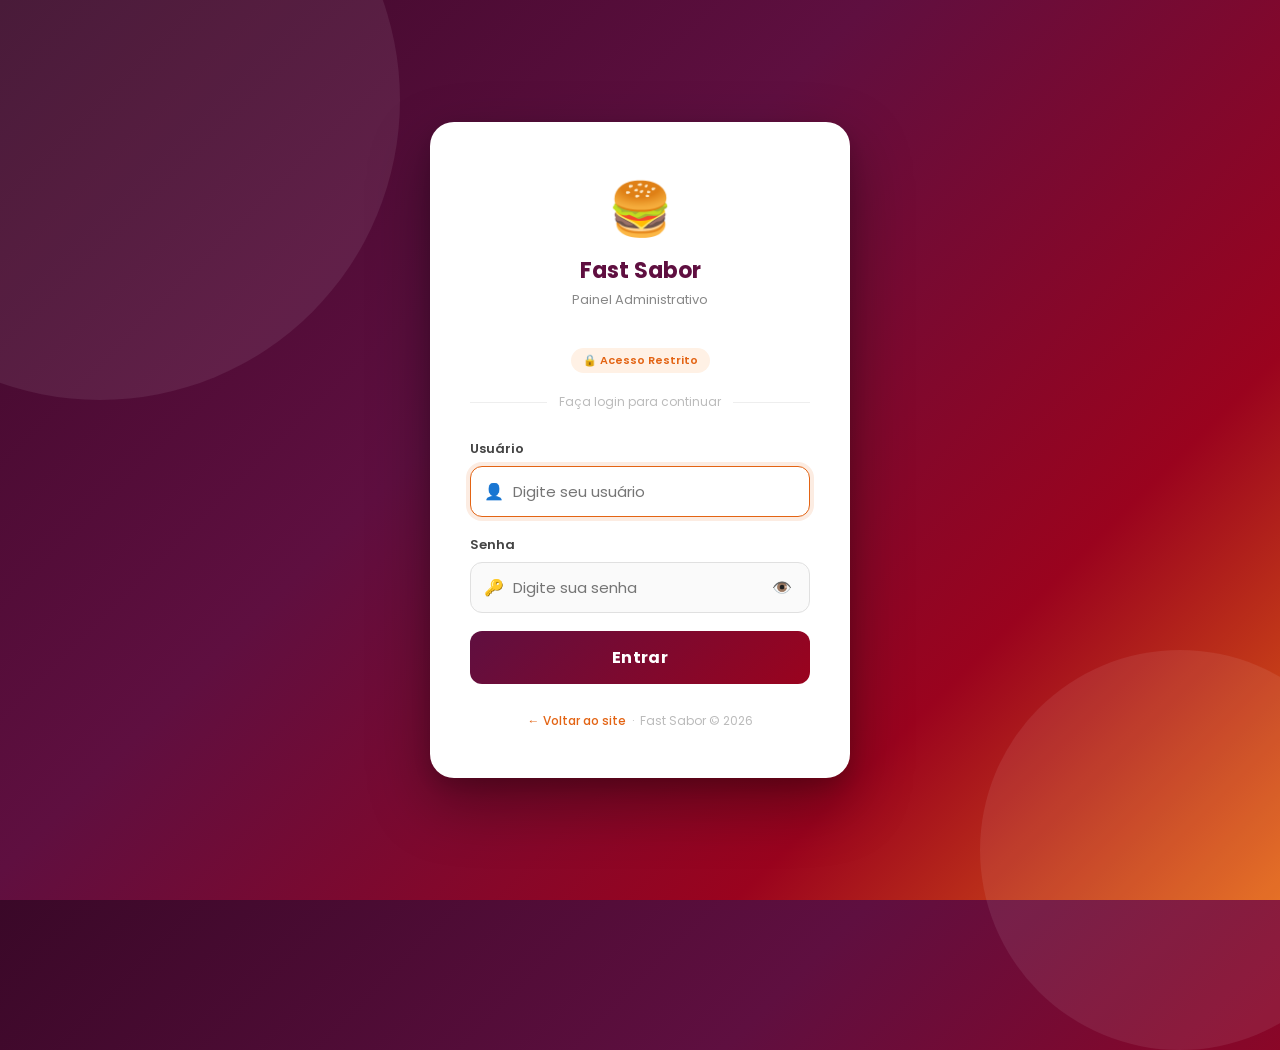
<file: admin/login.html>
<!DOCTYPE html>
<html lang="pt-BR">
<head>
<meta charset="UTF-8">
<meta name="viewport" content="width=device-width, initial-scale=1.0">
<title>Login — Fast Sabor Admin</title>
<link href="https://fonts.googleapis.com/css2?family=Poppins:wght@300;400;500;600;700&display=swap" rel="stylesheet">
<style>

/* ── RESET ────────────────────────────────── */
*, *::before, *::after {
    margin: 0;
    padding: 0;
    box-sizing: border-box;
    font-family: 'Poppins', sans-serif;
}

/* ── VARIÁVEIS ────────────────────────────── */
:root {
    --roxo:    #5F0F40;
    --vinho:   #9A031E;
    --laranja: #E36414;
    --amarelo: #FB8B24;
    --fundo:   #FFF8F0;
    --erro:    #e53e3e;
    --sucesso: #25D366;
}

/* ── BODY / FUNDO ─────────────────────────── */
body {
    min-height: 100vh;
    display: flex;
    align-items: center;
    justify-content: center;
    background: linear-gradient(135deg, #3a0828 0%, #5F0F40 40%, #9A031E 75%, #E36414 100%);
    padding: 20px;
    position: relative;
    overflow: hidden;
}

/* Círculos decorativos de fundo */
body::before,
body::after {
    content: '';
    position: absolute;
    border-radius: 50%;
    opacity: .08;
    background: white;
    pointer-events: none;
}

body::before {
    width: 600px;
    height: 600px;
    top: -200px;
    left: -200px;
}

body::after {
    width: 400px;
    height: 400px;
    bottom: -150px;
    right: -100px;
}

/* ── CARD ─────────────────────────────────── */
.card {
    background: white;
    border-radius: 24px;
    padding: 48px 40px;
    width: 100%;
    max-width: 420px;
    box-shadow:
        0 25px 60px rgba(0, 0, 0, .35),
        0 8px 20px rgba(0, 0, 0, .15);
    animation: entrar .5s ease both;
    position: relative;
    z-index: 1;
}

@keyframes entrar {
    from { opacity: 0; transform: translateY(32px) scale(.97); }
    to   { opacity: 1; transform: translateY(0)   scale(1);    }
}

/* ── LOGO / TOPO ──────────────────────────── */
.topo {
    text-align: center;
    margin-bottom: 36px;
}

.logo-icone {
    font-size: 52px;
    display: block;
    margin-bottom: 10px;
    animation: flutuando 3s ease-in-out infinite;
}

@keyframes flutuando {
    0%, 100% { transform: translateY(0); }
    50%       { transform: translateY(-6px); }
}

.topo h1 {
    font-size: 22px;
    font-weight: 700;
    color: var(--roxo);
    line-height: 1.2;
}

.topo p {
    font-size: 13px;
    color: #888;
    margin-top: 6px;
    font-weight: 400;
}

/* ── DIVISOR ──────────────────────────────── */
.divisor {
    display: flex;
    align-items: center;
    gap: 12px;
    margin-bottom: 28px;
}

.divisor::before,
.divisor::after {
    content: '';
    flex: 1;
    height: 1px;
    background: #eee;
}

.divisor span {
    font-size: 12px;
    color: #bbb;
    white-space: nowrap;
}

/* ── GRUPO DE CAMPO ───────────────────────── */
.grupo {
    margin-bottom: 18px;
    position: relative;
}

.grupo label {
    display: block;
    font-size: 13px;
    font-weight: 600;
    color: #444;
    margin-bottom: 7px;
}

.campo-wrapper {
    position: relative;
    display: flex;
    align-items: center;
}

/* Ícone à esquerda */
.campo-wrapper .icone-campo {
    position: absolute;
    left: 14px;
    font-size: 16px;
    pointer-events: none;
    color: #aaa;
    transition: color .3s;
}

.campo-wrapper input:focus ~ .icone-campo,
.campo-wrapper input:focus + .icone-campo {
    color: var(--laranja);
}

/* Ícone de mostrar/ocultar senha (direita) */
.btn-olho {
    position: absolute;
    right: 14px;
    background: none;
    border: none;
    cursor: pointer;
    font-size: 16px;
    color: #aaa;
    padding: 4px;
    transition: color .3s;
    line-height: 1;
}

.btn-olho:hover { color: var(--laranja); }

/* ── INPUT ────────────────────────────────── */
.campo-wrapper input {
    width: 100%;
    padding: 13px 14px 13px 42px;
    border: 1.5px solid #e0e0e0;
    border-radius: 12px;
    font-size: 15px;
    font-family: 'Poppins', sans-serif;
    color: #333;
    background: #fafafa;
    transition: border-color .3s, box-shadow .3s, background .3s;
    outline: none;
}

.campo-wrapper input:focus {
    border-color: var(--laranja);
    background: white;
    box-shadow: 0 0 0 4px rgba(227, 100, 20, .12);
}

.campo-wrapper input.erro {
    border-color: var(--erro);
    box-shadow: 0 0 0 4px rgba(229, 62, 62, .1);
}

/* Input de senha tem padding extra à direita para o olho */
#senha { padding-right: 44px; }

/* ── BOTÃO ENTRAR ─────────────────────────── */
.btn-entrar {
    width: 100%;
    padding: 14px;
    border: none;
    border-radius: 12px;
    background: linear-gradient(135deg, var(--roxo), var(--vinho));
    color: white;
    font-size: 16px;
    font-weight: 700;
    font-family: 'Poppins', sans-serif;
    cursor: pointer;
    margin-top: 8px;
    transition: transform .2s, box-shadow .2s, opacity .2s;
    display: flex;
    align-items: center;
    justify-content: center;
    gap: 10px;
    letter-spacing: .3px;
}

.btn-entrar:hover:not(:disabled) {
    transform: translateY(-2px);
    box-shadow: 0 8px 20px rgba(95, 15, 64, .4);
}

.btn-entrar:active:not(:disabled) {
    transform: translateY(0);
}

.btn-entrar:disabled {
    opacity: .75;
    cursor: not-allowed;
}

/* ── LOADING SPINNER ──────────────────────── */
.spinner {
    width: 18px;
    height: 18px;
    border: 2px solid rgba(255,255,255,.4);
    border-top-color: white;
    border-radius: 50%;
    animation: girar .7s linear infinite;
    display: none;
}

@keyframes girar {
    to { transform: rotate(360deg); }
}

/* ── MENSAGEM DE ERRO/SUCESSO ─────────────── */
.mensagem {
    margin-top: 14px;
    padding: 10px 14px;
    border-radius: 10px;
    font-size: 13px;
    font-weight: 500;
    text-align: center;
    display: none;
    animation: aparecer .3s ease;
}

@keyframes aparecer {
    from { opacity: 0; transform: translateY(-6px); }
    to   { opacity: 1; transform: translateY(0);    }
}

.mensagem.erro {
    background: #fff5f5;
    color: var(--erro);
    border: 1px solid #fed7d7;
    display: block;
}

.mensagem.sucesso {
    background: #f0fff4;
    color: #276749;
    border: 1px solid #9ae6b4;
    display: block;
}

/* ── RODAPÉ DO CARD ───────────────────────── */
.rodape-card {
    margin-top: 28px;
    text-align: center;
    font-size: 12px;
    color: #bbb;
}

.rodape-card a {
    color: var(--laranja);
    text-decoration: none;
    font-weight: 500;
}

.rodape-card a:hover { text-decoration: underline; }

/* ── BADGE DE VERSÃO ──────────────────────── */
.badge-versao {
    display: inline-flex;
    align-items: center;
    gap: 6px;
    background: #FFF1E5;
    color: var(--laranja);
    font-size: 11px;
    font-weight: 600;
    padding: 4px 12px;
    border-radius: 20px;
    margin-bottom: 20px;
}

/* ── RESPONSIVO ───────────────────────────── */
@media (max-width: 480px) {
    .card {
        padding: 36px 24px;
        border-radius: 20px;
    }

    .topo h1 { font-size: 19px; }
    .logo-icone { font-size: 44px; }
}

</style>
</head>
<body>

<div class="card">

    <!-- Topo / Logo -->
    <div class="topo">
        <span class="logo-icone">🍔</span>
        <h1>Fast Sabor</h1>
        <p>Painel Administrativo</p>
    </div>

    <!-- Badge -->
    <div style="text-align:center">
        <div class="badge-versao">🔒 Acesso Restrito</div>
    </div>

    <!-- Divisor -->
    <div class="divisor"><span>Faça login para continuar</span></div>

    <!-- Formulário -->
    <form id="formLogin" onsubmit="fazerLogin(event)" novalidate>

        <!-- Campo Usuário -->
        <div class="grupo">
            <label for="usuario">Usuário</label>
            <div class="campo-wrapper">
                <input
                    type="text"
                    id="usuario"
                    placeholder="Digite seu usuário"
                    autocomplete="username"
                    spellcheck="false"
                >
                <span class="icone-campo">👤</span>
            </div>
        </div>

        <!-- Campo Senha -->
        <div class="grupo">
            <label for="senha">Senha</label>
            <div class="campo-wrapper">
                <input
                    type="password"
                    id="senha"
                    placeholder="Digite sua senha"
                    autocomplete="current-password"
                >
                <span class="icone-campo">🔑</span>
                <button
                    type="button"
                    class="btn-olho"
                    id="btnOlho"
                    onclick="toggleSenha()"
                    title="Mostrar/ocultar senha"
                >👁️</button>
            </div>
        </div>

        <!-- Botão Entrar -->
        <button type="submit" class="btn-entrar" id="btnEntrar">
            <span id="btnTexto">Entrar</span>
            <div class="spinner" id="spinner"></div>
        </button>

        <!-- Mensagem de feedback -->
        <div class="mensagem" id="mensagem"></div>

    </form>

    <!-- Rodapé -->
    <div class="rodape-card">
        <a href="../index.html">← Voltar ao site</a>
        &nbsp;·&nbsp;
        Fast Sabor © 2026
    </div>

</div>

<script>
'use strict';

// ── CREDENCIAIS ────────────────────────────────
const CREDENCIAIS = { usuario: 'admin', senha: '123456' };

// ── REFERÊNCIAS ────────────────────────────────
const usuarioEl = document.getElementById('usuario');
const senhaEl   = document.getElementById('senha');
const btnEntrar = document.getElementById('btnEntrar');
const btnTexto  = document.getElementById('btnTexto');
const spinner   = document.getElementById('spinner');
const mensagem  = document.getElementById('mensagem');
const btnOlho   = document.getElementById('btnOlho');

// ── FOCO AUTOMÁTICO ────────────────────────────
usuarioEl.focus();

// ── MOSTRAR / OCULTAR SENHA ────────────────────
function toggleSenha() {
    const visivel = senhaEl.type === 'text';
    senhaEl.type    = visivel ? 'password' : 'text';
    btnOlho.textContent = visivel ? '👁️' : '🙈';
}

// ── LIMPA ERRO AO DIGITAR ──────────────────────
[usuarioEl, senhaEl].forEach(el => {
    el.addEventListener('input', () => {
        el.classList.remove('erro');
        esconderMensagem();
    });
});

// ── EXIBIR / ESCONDER MENSAGEM ─────────────────
function exibirMensagem(texto, tipo) {
    mensagem.textContent = texto;
    mensagem.className   = `mensagem ${tipo}`;
}

function esconderMensagem() {
    mensagem.className = 'mensagem';
    mensagem.textContent = '';
}

// ── LOADING ────────────────────────────────────
function setLoading(ativo) {
    btnEntrar.disabled      = ativo;
    btnTexto.textContent    = ativo ? 'Verificando...' : 'Entrar';
    spinner.style.display   = ativo ? 'block' : 'none';
}

// ── LOGIN ──────────────────────────────────────
function fazerLogin(event) {
    event.preventDefault();

    const usuario = usuarioEl.value.trim();
    const senha   = senhaEl.value;

    // Validação básica
    if (!usuario) {
        usuarioEl.classList.add('erro');
        usuarioEl.focus();
        exibirMensagem('⚠️ Preencha o campo usuário.', 'erro');
        return;
    }

    if (!senha) {
        senhaEl.classList.add('erro');
        senhaEl.focus();
        exibirMensagem('⚠️ Preencha o campo senha.', 'erro');
        return;
    }

    // Simula loading de autenticação
    setLoading(true);
    esconderMensagem();

    setTimeout(() => {
        if (usuario === CREDENCIAIS.usuario && senha === CREDENCIAIS.senha) {
            // Login correto
            localStorage.setItem('adminLogado', 'true');
            exibirMensagem('✅ Login realizado! Redirecionando...', 'sucesso');

            setTimeout(() => {
                window.location.href = 'dashboard.html';
            }, 1000);

        } else {
            // Login incorreto
            setLoading(false);
            usuarioEl.classList.add('erro');
            senhaEl.classList.add('erro');
            exibirMensagem('❌ Usuário ou senha incorretos.', 'erro');
            senhaEl.value = '';
            senhaEl.focus();
        }
    }, 900);
}
</script>

</body>
</html>
</file>
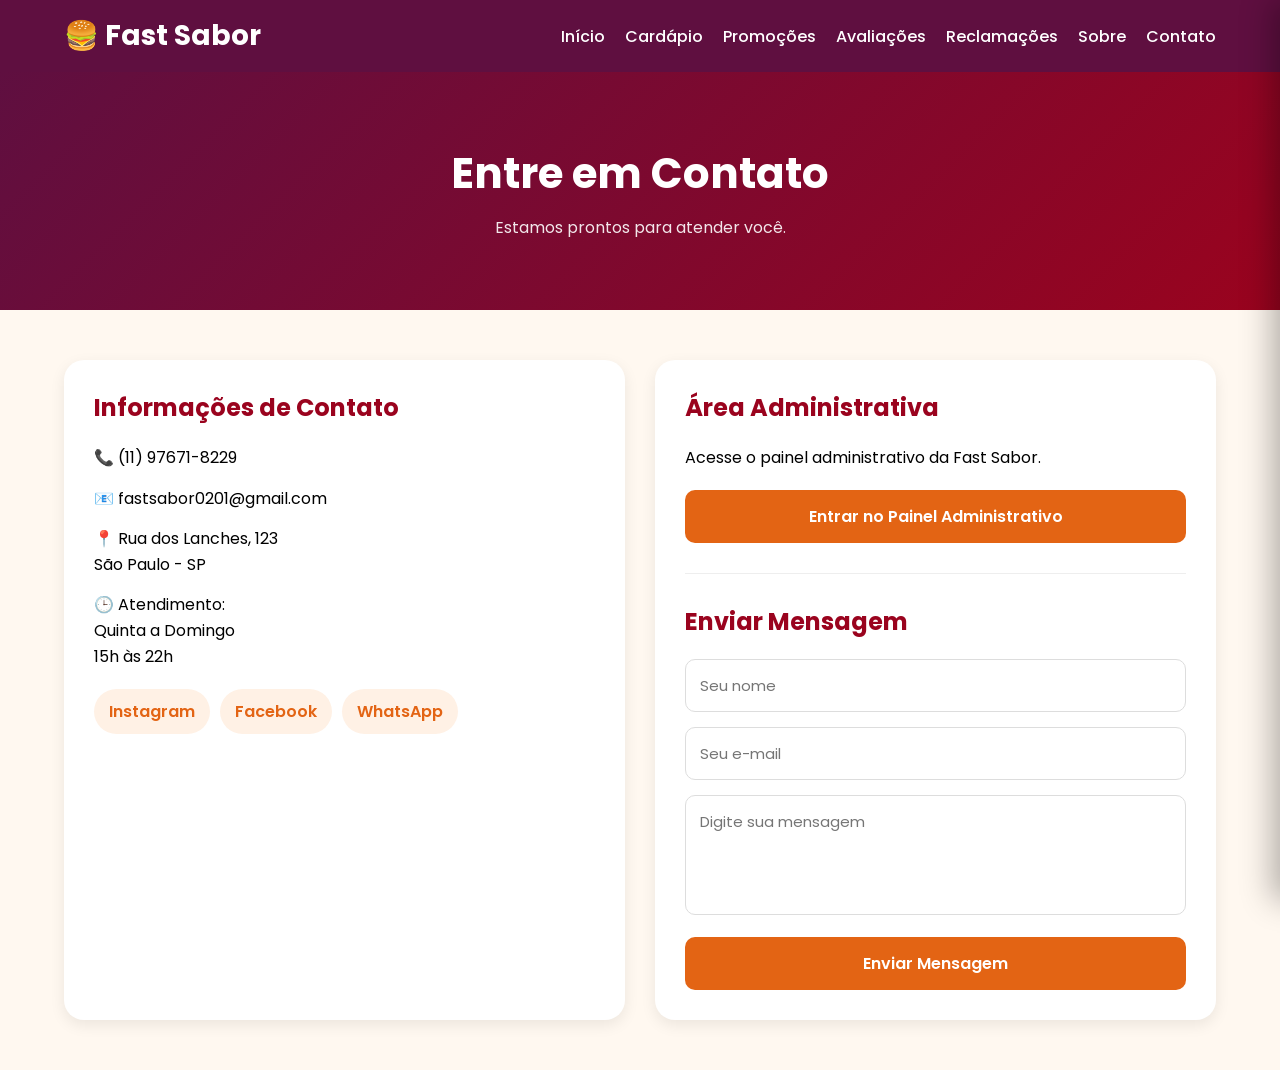
<file: cliente/contato.html>
<!DOCTYPE html>
<html lang="pt-BR">
<head>
<meta charset="UTF-8">
<meta name="viewport" content="width=device-width, initial-scale=1.0">
<title>Contato - Fast Sabor</title>
<link href="https://fonts.googleapis.com/css2?family=Poppins:wght@300;400;500;600;700&display=swap" rel="stylesheet">
<style>

/* ── RESET ────────────────────────────────── */
*{
    margin:0;
    padding:0;
    box-sizing:border-box;
    font-family:'Poppins',sans-serif;
}

body{
    background:#FFF8F0;
}

/* ── HEADER ───────────────────────────────── */
header{
    background:#5F0F40;
    padding:15px 5%;
    display:flex;
    justify-content:space-between;
    align-items:center;
    flex-wrap:nowrap; /* evita quebra de linha no mobile */
}

.logo{
    color:white;
    font-size:28px;
    font-weight:700;
    white-space:nowrap; /* garante logo em uma linha */
    flex-shrink:0;
}

nav{
    display:flex;
    gap:20px;
    flex-wrap:wrap;
    align-items:center;
}

nav a{
    color:white;
    text-decoration:none;
    font-weight:500;
    transition:.3s;
}

nav a:hover{
    color:#FB8B24;
}

/* ── HERO ─────────────────────────────────── */
.hero{
    background:linear-gradient(135deg,#5F0F40,#9A031E);
    padding:70px 5%;
    text-align:center;
    color:white;
}

.hero h1{
    font-size:42px;
    margin-bottom:10px;
}

.hero p{
    opacity:.9;
    font-size:16px;
}

/* ── CONTEÚDO ─────────────────────────────── */
.container{
    padding:50px 5%;
    display:grid;
    grid-template-columns:1fr 1fr;
    gap:30px;
}

.card{
    background:white;
    padding:30px;
    border-radius:20px;
    box-shadow:0 5px 15px rgba(0,0,0,.08);
}

.card h2{
    color:#9A031E;
    margin-bottom:20px;
}

/* ── INFORMAÇÕES DE CONTATO ───────────────── */
.info{
    display:flex;
    flex-direction:column;
    gap:15px;
}

.info p{
    font-size:16px;
    line-height:1.6;
}

.redes{
    margin-top:20px;
    display:flex;
    gap:10px;
    flex-wrap:wrap;
}

.redes a{
    text-decoration:none;
    cursor:pointer;
}

.redes span{
    background:#FFF1E5;
    color:#E36414;
    padding:10px 15px;
    border-radius:30px;
    font-weight:600;
    display:inline-block;
    transition:.3s;
}

.redes a:hover span{
    background:#E36414;
    color:white;
}

/* ── FORMULÁRIOS ──────────────────────────── */
/* Estilos escopados para não afetar o btn-menu */
.card input,
.card textarea{
    width:100%;
    padding:14px;
    margin-bottom:15px;
    border:1px solid #ddd;
    border-radius:10px;
    font-family:'Poppins',sans-serif;
    font-size:15px;
    color:#333;
}

.card textarea{
    height:120px;
    resize:none;
}

.card button[type="button"],
.card button:not(.btn-menu){
    width:100%;
    padding:14px;
    border:none;
    background:#E36414;
    color:white;
    border-radius:10px;
    font-size:16px;
    font-weight:600;
    cursor:pointer;
    font-family:'Poppins',sans-serif;
    transition:.3s;
}

.card button[type="button"]:hover,
.card button:not(.btn-menu):hover{
    background:#9A031E;
}

#mensagem{
    margin-top:15px;
    font-weight:600;
    text-align:center;
}

hr{
    border:none;
    border-top:1px solid #eee;
    margin:30px 0;
}

/* ── MENU HAMBÚRGUER ──────────────────────── */
/* Ordem correta: definir ANTES das media queries */
.btn-menu{
    display:none;
    flex-direction:column;
    justify-content:center;
    gap:5px;
    background:none;
    border:none;
    cursor:pointer;
    padding:6px;
    z-index:1100;
    flex-shrink:0;
    /* Garante que não herda estilos globais de button */
    width:auto;
    border-radius:0;
}

.btn-menu span{
    display:block;
    width:26px;
    height:3px;
    background:white;
    border-radius:3px;
    transition:.3s;
}

.btn-menu.aberto span:nth-child(1){
    transform:translateY(8px) rotate(45deg);
}

.btn-menu.aberto span:nth-child(2){
    opacity:0;
}

.btn-menu.aberto span:nth-child(3){
    transform:translateY(-8px) rotate(-45deg);
}

/* ── OVERLAY ──────────────────────────────── */
.menu-overlay{
    display:none;
    position:fixed;
    inset:0;
    background:rgba(0,0,0,.5);
    z-index:1050;
    backdrop-filter:blur(2px);
}

.menu-overlay.aberto{
    display:block;
}

/* ── DRAWER LATERAL ───────────────────────── */
.menu-drawer{
    position:fixed;
    top:0;
    right:0;
    width:75%;
    max-width:300px;
    height:100%;
    background:#5F0F40;
    transform:translateX(100%);
    transition:transform .35s ease;
    z-index:1100;
    padding:30px 24px;
    display:flex;
    flex-direction:column;
    gap:8px;
    box-shadow:-8px 0 30px rgba(0,0,0,.3);
}

.menu-drawer.aberto{
    transform:translateX(0);
}

.menu-drawer-logo{
    color:white;
    font-size:22px;
    font-weight:700;
    margin-bottom:20px;
    padding-bottom:16px;
    border-bottom:1px solid rgba(255,255,255,.2);
}

.menu-drawer a{
    color:white;
    text-decoration:none;
    font-size:16px;
    font-weight:500;
    padding:12px 16px;
    border-radius:12px;
    transition:.3s;
    display:block;
}

.menu-drawer a:hover{
    background:rgba(255,255,255,.15);
    color:#FB8B24;
    padding-left:22px;
}

/* ── RESPONSIVO ───────────────────────────── */
@media(max-width:900px){
    .container{
        grid-template-columns:1fr;
    }

    .hero h1{
        font-size:32px;
    }
}

@media(max-width:600px){
    /* Esconde nav, mostra hambúrguer */
    nav{ display:none; }
    .btn-menu{ display:flex; }

    .hero h1{ font-size:28px; }

    .logo{ font-size:24px; }
}

</style>
</head>

<body>

<!-- ── HEADER ─────────────────────────────── -->
<header>
    <div class="logo">🍔 Fast Sabor</div>

    <!-- Botão hambúrguer — só aparece no mobile -->
    <button class="btn-menu" id="btnMenu" onclick="toggleMenu()">
        <span></span>
        <span></span>
        <span></span>
    </button>

    <nav>
        <a href="../index.html">Início</a>
        <a href="../cardapio.html">Cardápio</a>
        <a href="../promocoes.html">Promoções</a>
        <a href="avaliacoes.html">Avaliações</a>
        <a href="reclamacoes.html">Reclamações</a>
        <a href="../sobre.html">Sobre</a>
        <a href="contato.html">Contato</a>
    </nav>

    <!-- Overlay e drawer fora do fluxo, mas dentro do header para escopo correto -->
    <div class="menu-overlay" id="menuOverlay" onclick="toggleMenu()"></div>
    <div class="menu-drawer" id="menuDrawer">
        <div class="menu-drawer-logo">🍔 Fast Sabor</div>
        <a href="../index.html">🏠 Início</a>
        <a href="../cardapio.html">🍔 Cardápio</a>
        <a href="../promocoes.html">🔥 Promoções</a>
        <a href="avaliacoes.html">⭐ Avaliações</a>
        <a href="reclamacoes.html">📢 Reclamações</a>
        <a href="../sobre.html">ℹ️ Sobre</a>
        <a href="contato.html">📍 Contato</a>
    </div>
</header>

<!-- ── HERO ───────────────────────────────── -->
<section class="hero">
    <h1>Entre em Contato</h1>
    <p>Estamos prontos para atender você.</p>
</section>

<!-- ── CONTEÚDO ───────────────────────────── -->
<section class="container">

    <!-- Informações de Contato -->
    <div class="card">
        <h2>Informações de Contato</h2>
        <div class="info">
            <p>📞 (11) 97671-8229</p>
            <p>📧 fastsabor0201@gmail.com</p>
            <p>📍 Rua dos Lanches, 123<br>São Paulo - SP</p>
            <p>🕒 Atendimento:<br>Quinta a Domingo<br>15h às 22h</p>
        </div>
        <div class="redes">
            <a href="https://www.instagram.com/fast_sabor_?igsh=MWl3YjM5NW43NTZ6Yg==" target="_blank"><span>Instagram</span></a>
            <a><span>Facebook</span></a>
            <a href="https://api.whatsapp.com/send?phone=5511976718229" target="_blank"><span>WhatsApp</span></a>
        </div>
    </div>

    <!-- Área Administrativa + Formulário -->
    <div class="card">
        <h2>Área Administrativa</h2>

<p style="margin-bottom:20px;">
Acesse o painel administrativo da Fast Sabor.
</p>

<a href="../admin/login.html">
    <button type="button">
        Entrar no Painel Administrativo
    </button>
</a>

<hr>

        <h2>Enviar Mensagem</h2>
        <input type="text" placeholder="Seu nome">
        <input type="email" placeholder="Seu e-mail">
        <textarea placeholder="Digite sua mensagem"></textarea>
        <button type="button">Enviar Mensagem</button>
    </div>

</section>

<script>
    /* ── LOGIN ADMINISTRATIVO ─────────────── */
   function toggleMenu() {
    document.getElementById('btnMenu').classList.toggle('aberto');
    document.getElementById('menuDrawer').classList.toggle('aberto');
    document.getElementById('menuOverlay').classList.toggle('aberto');
}

    /* ── MENU HAMBÚRGUER ──────────────────── */
    function toggleMenu() {
        document.getElementById('btnMenu').classList.toggle('aberto');
        document.getElementById('menuDrawer').classList.toggle('aberto');
        document.getElementById('menuOverlay').classList.toggle('aberto');
    }
</script>

</body>
</html>
</file>
<file: css/style.css>
*{
    margin:0;
    padding:0;
    box-sizing:border-box;
    font-family:'Poppins',sans-serif;
}

body{
    background:#ffffff;
    color:#333;
    transition:.3s;
}

/* HEADER */

header{
    background:#5F0F40;
    padding:15px 40px;
    display:flex;
    justify-content:space-between;
    align-items:center;
    flex-wrap:wrap;
}

.logo{
    color:white;
    font-size:28px;
    font-weight:700;
}

nav{
    display:flex;
    gap:20px;
    align-items:center;
    flex-wrap:wrap;
}

nav a{
    color:white;
    text-decoration:none;
    font-weight:500;
    transition:.3s;
}

nav a:hover{
    color:#FB8B24;
}

/* BOTÃO HAMBÚRGUER — só aparece no mobile */
.btn-menu{
    display:none;
    flex-direction:column;
    justify-content:center;
    gap:5px;
    background:none;
    border:none;
    cursor:pointer;
    padding:6px;
    z-index:1100;
}

.btn-menu span{
    display:block;
    width:26px;
    height:3px;
    background:white;
    border-radius:3px;
    transition:.3s;
}

/* Animação do X ao abrir */
.btn-menu.aberto span:nth-child(1){
    transform:translateY(8px) rotate(45deg);
}
.btn-menu.aberto span:nth-child(2){
    opacity:0;
}
.btn-menu.aberto span:nth-child(3){
    transform:translateY(-8px) rotate(-45deg);
}

/* OVERLAY */
.menu-overlay{
    display:none;
    position:fixed;
    inset:0;
    background:rgba(0,0,0,.5);
    z-index:1050;
    backdrop-filter:blur(2px);
}

.menu-overlay.aberto{
    display:block;
}

/* DRAWER LATERAL */
.menu-drawer{
    position:fixed;
    top:0;
    right:0;
    width:75%;
    max-width:300px;
    height:100%;
    background:#5F0F40;
    z-index:1100;
    transform:translateX(100%);
    transition:transform .35s ease;
    padding:30px 24px;
    display:flex;
    flex-direction:column;
    gap:8px;
    box-shadow:-8px 0 30px rgba(0,0,0,.3);
}

.menu-drawer.aberto{
    transform:translateX(0);
}

.menu-drawer-logo{
    font-size:22px;
    font-weight:700;
    color:white;
    margin-bottom:24px;
    padding-bottom:16px;
    border-bottom:1px solid rgba(255,255,255,.2);
}

.menu-drawer a{
    color:white;
    text-decoration:none;
    font-size:16px;
    font-weight:500;
    padding:12px 16px;
    border-radius:12px;
    transition:.3s;
    display:block;
}

.menu-drawer a:hover{
    background:rgba(255,255,255,.15);
    color:#FB8B24;
    padding-left:22px;
}

.hero{
background:linear-gradient(135deg,#5F0F40,#9A031E);
padding:60px 5%;
color:white;
text-align:center;
}

.hero h1{
font-size:42px;
margin-bottom:10px;
}

.hero p{
opacity:.9;
}

/* BOTÃO TEMA */

#tema{
    background:#FB8B24;
    border:none;
    width:45px;
    height:45px;
    border-radius:50%;
    cursor:pointer;
    font-size:18px;
    color:white;
    transition:.3s;
}

#tema:hover{
    transform:scale(1.1);
}

/* BANNER */

.banner{
    min-height:80vh;

    background:linear-gradient(
        135deg,
        #5F0F40,
        #9A031E
    );

    display:flex;
    justify-content:center;
    align-items:center;
    text-align:center;

    color:white;

    padding:30px;
}

.banner h1{
    font-size:55px;
    margin-bottom:20px;
}

.banner p{
    font-size:22px;
    margin-bottom:25px;
}

.btn-principal{
    background:#E36414;
    color:white;
    border:none;
    padding:15px 35px;
    border-radius:10px;
    font-size:18px;
    font-weight:bold;
    cursor:pointer;
    transition:.3s;
}

.btn-principal:hover{
    transform:translateY(-4px);
}

/* PÁGINAS */

.pagina{
    padding:50px 30px;
}

.pagina h1{
    color:#9A031E;
    margin-bottom:25px;
}

/* CARDS */

.destaques,
.produtos,
.avaliacoes,
.cards{
    display:grid;
    grid-template-columns:repeat(3,1fr);
    gap:20px;
}

.card,
.produto,
.avaliacao,
.promocao,
.contato{
    background:white;
    padding:20px;
    border-radius:15px;
    box-shadow:0 4px 12px rgba(0,0,0,.12);
    transition:.3s;
}

.card:hover,
.produto:hover,
.avaliacao:hover,
.promocao:hover{
    transform:translateY(-5px);
}

/* CARDÁPIO */

#pesquisa{
    width:100%;
    max-width:500px;
    padding:12px;
    border:1px solid #ddd;
    border-radius:10px;
    margin-bottom:25px;
}

.produto h3{
    color:#9A031E;
}

.produto span{
    color:#E36414;
    font-weight:bold;
    display:block;
    margin-top:10px;
}

/* PROMOÇÕES */

.promocao{
    margin-bottom:20px;
}

.promocao h2{
    color:#9A031E;
}

.promocao span{
    color:#E36414;
    font-size:22px;
    font-weight:bold;
}

/* AVALIAÇÕES */

.estrelas{
    color:#FB8B24;
    font-size:22px;
    margin:10px 0;
}

/* RECLAMAÇÕES */

.topo-reclamacao{
    display:flex;
    justify-content:space-between;
    align-items:center;
    flex-wrap:wrap;
    gap:15px;
    margin-bottom:20px;
}

.contador{
    font-size:20px;
    font-weight:bold;
}

#abrirFormulario,
#abrirAvaliacao{
    width:65px;
    height:65px;
    border:none;
    border-radius:50%;
    background:#FB8B24;
    color:white;
    font-size:35px;
    cursor:pointer;
    transition:.3s;
}

#abrirFormulario:hover,
#abrirAvaliacao:hover{
    transform:scale(1.1);
}

.formulario{
    display:flex;
    flex-direction:column;
    gap:12px;
    margin-bottom:30px;
    max-width:650px;
}

.formulario input,
.formulario textarea,
.formulario select{
    padding:14px;
    border:1px solid #ddd;
    border-radius:10px;
}

.formulario textarea{
    resize:none;
    height:120px;
}

.formulario button{
    background:#E36414;
    color:white;
    border:none;
    padding:14px;
    border-radius:10px;
    cursor:pointer;
    font-weight:bold;
}

.escondido{
    display:none;
}

.data{
    color:gray;
    font-size:12px;
    margin-top:10px;
}

.excluir{
    margin-top:15px;
    background:#9A031E;
    color:white;
    border:none;
    padding:10px;
    border-radius:8px;
    cursor:pointer;
}

/* CONTATO */

.contato p{
    margin:10px 0;
}

/* FOOTER */

footer{
    background:#5F0F40;
    color:white;
    text-align:center;
    padding:25px;
    margin-top:50px;
}

/* MODO ESCURO */

.dark{
    background:#111;
    color:white;
}

.dark .card,
.dark .produto,
.dark .avaliacao,
.dark .promocao,
.dark .contato{
    background:#1d1d1d;
    color:white;
}

.dark input,
.dark textarea,
.dark select{
    background:#2b2b2b;
    color:white;
    border:none;
}

.dark .pagina h1{
    color:#FB8B24;
}

/* RESPONSIVO */

@media(max-width:900px){
    .destaques,
    .produtos,
    .avaliacoes,
    .cards{
        grid-template-columns:repeat(2,1fr);
    }
}

@media(max-width:600px){

    nav{
        display:none !important;
    }

    .btn-menu{
        display:flex;
        margin-left:auto;
    }

    header{
        display:flex !important;
        justify-content:space-between !important;
        align-items:center !important;
        flex-wrap:nowrap !important;
        padding:15px 20px !important;
        gap:0 !important;
    }

    .logo{
        white-space:nowrap;
        flex-shrink:0;
        font-size:24px;
    }

    .banner h1{
        font-size:38px;
    }

    .banner p{
        font-size:18px;
    }

    .destaques,
    .produtos,
    .avaliacoes,
    .cards{
        grid-template-columns:1fr;
    }
}
</file>
<file: css/sobre.css>
/* =============================================
   SOBRE.CSS — Fast Sabor | Página Sobre Nós
   ============================================= */

:root {
    --roxo:       #5F0F40;
    --vinho:      #9A031E;
    --laranja:    #FB8B24;
    --laranja2:   #E36414;
    --branco:     #ffffff;
    --cinza-claro:#f8f4f0;
    --cinza-texto:#555;
    --sombra:     0 8px 32px rgba(95,15,64,0.13);
}

/* ── HERO ─────────────────────────────────── */

.hero-sobre {
    position: relative;
    background: linear-gradient(135deg, #5F0F40 0%, #9A031E 60%, #E36414 100%);
    padding: 90px 5% 80px;
    text-align: center;
    color: white;
    overflow: hidden;
}

.hero-sobre::before {
    content: '🍔';
    position: absolute;
    font-size: 220px;
    opacity: 0.06;
    top: -30px;
    left: -40px;
    transform: rotate(-20deg);
    pointer-events: none;
}

.hero-sobre::after {
    content: '🍟';
    position: absolute;
    font-size: 180px;
    opacity: 0.06;
    bottom: -20px;
    right: -20px;
    transform: rotate(15deg);
    pointer-events: none;
}

.hero-sobre h1 {
    font-size: clamp(36px, 6vw, 64px);
    font-weight: 700;
    letter-spacing: -1px;
    margin-bottom: 14px;
    animation: fadeUp .7s ease both;
}

.hero-sobre p {
    font-size: clamp(15px, 2vw, 20px);
    opacity: .88;
    max-width: 560px;
    margin: 0 auto;
    animation: fadeUp .9s ease both;
}

/* ── NÚMEROS / STATS ──────────────────────── */

.stats-bar {
    background: var(--roxo);
    padding: 36px 5%;
    display: flex;
    justify-content: center;
    gap: clamp(30px, 6vw, 90px);
    flex-wrap: wrap;
}

.stat-item {
    text-align: center;
    color: white;
    animation: fadeUp .8s ease both;
}

.stat-numero {
    font-size: clamp(32px, 5vw, 52px);
    font-weight: 700;
    color: var(--laranja);
    line-height: 1;
    display: block;
}

.stat-label {
    font-size: 13px;
    opacity: .8;
    margin-top: 4px;
    text-transform: uppercase;
    letter-spacing: 1px;
}

/* ── HISTÓRIA ─────────────────────────────── */

.secao-historia {
    padding: 80px 5%;
    background: var(--cinza-claro);
}

.historia-inner {
    max-width: 1000px;
    margin: 0 auto;
    display: grid;
    grid-template-columns: 1fr 1fr;
    gap: 50px;
    align-items: center;
}

.historia-texto h2 {
    font-size: clamp(26px, 4vw, 38px);
    color: var(--vinho);
    font-weight: 700;
    margin-bottom: 20px;
    line-height: 1.2;
}

.historia-texto h2 span {
    color: var(--laranja);
}

.historia-texto p {
    color: var(--cinza-texto);
    line-height: 1.9;
    margin-bottom: 16px;
    font-size: 15px;
}

.historia-visual {
    background: linear-gradient(145deg, var(--roxo), var(--vinho));
    border-radius: 24px;
    padding: 50px 36px;
    text-align: center;
    color: white;
    box-shadow: var(--sombra);
    position: relative;
    overflow: hidden;
}

.historia-visual::before {
    content: '';
    position: absolute;
    width: 200px;
    height: 200px;
    background: rgba(255,255,255,0.05);
    border-radius: 50%;
    top: -60px;
    right: -60px;
}

.historia-visual .icone-grande {
    font-size: 72px;
    display: block;
    margin-bottom: 16px;
    animation: flutuando 3s ease-in-out infinite;
}

.historia-visual h3 {
    font-size: 22px;
    font-weight: 600;
    margin-bottom: 10px;
}

.historia-visual p {
    opacity: .85;
    font-size: 14px;
    line-height: 1.7;
}

/* ── LINHA DO TEMPO ───────────────────────── */

.secao-timeline {
    padding: 80px 5%;
    background: white;
}

.secao-titulo {
    text-align: center;
    margin-bottom: 52px;
}

.secao-titulo h2 {
    font-size: clamp(26px, 4vw, 38px);
    color: var(--vinho);
    font-weight: 700;
    margin-bottom: 10px;
}

.secao-titulo p {
    color: var(--cinza-texto);
    font-size: 15px;
}

.timeline {
    max-width: 700px;
    margin: 0 auto;
    position: relative;
    padding-left: 36px;
}

.timeline::before {
    content: '';
    position: absolute;
    left: 14px;
    top: 0;
    bottom: 0;
    width: 3px;
    background: linear-gradient(to bottom, var(--roxo), var(--laranja));
    border-radius: 2px;
}

.tl-item {
    position: relative;
    margin-bottom: 40px;
    animation: fadeLeft .6s ease both;
}

.tl-item::before {
    content: '';
    position: absolute;
    left: -29px;
    top: 6px;
    width: 14px;
    height: 14px;
    border-radius: 50%;
    background: var(--laranja);
    border: 3px solid white;
    box-shadow: 0 0 0 3px var(--laranja);
}

.tl-ano {
    font-size: 12px;
    font-weight: 700;
    color: var(--laranja);
    text-transform: uppercase;
    letter-spacing: 2px;
    margin-bottom: 4px;
}

.tl-item h3 {
    font-size: 17px;
    color: var(--roxo);
    font-weight: 600;
    margin-bottom: 6px;
}

.tl-item p {
    color: var(--cinza-texto);
    font-size: 14px;
    line-height: 1.7;
}

/* ── MISSÃO / VISÃO / VALORES ─────────────── */

.secao-mvv {
    padding: 80px 5%;
    background: var(--cinza-claro);
}

.mvv-grid {
    display: grid;
    grid-template-columns: repeat(3, 1fr);
    gap: 24px;
    max-width: 1000px;
    margin: 0 auto;
}

.mvv-card {
    background: white;
    border-radius: 20px;
    padding: 36px 28px;
    text-align: center;
    box-shadow: var(--sombra);
    transition: transform .3s, box-shadow .3s;
    border-top: 4px solid transparent;
    position: relative;
    overflow: hidden;
}

.mvv-card::after {
    content: '';
    position: absolute;
    inset: 0;
    background: linear-gradient(135deg, var(--roxo), var(--vinho));
    opacity: 0;
    transition: opacity .3s;
    border-radius: 20px;
    z-index: 0;
}

.mvv-card:hover {
    transform: translateY(-8px);
    box-shadow: 0 20px 40px rgba(95,15,64,.18);
}

.mvv-card:hover::after { opacity: 1; }
.mvv-card:hover .mvv-icone,
.mvv-card:hover h3,
.mvv-card:hover p { color: white; position: relative; z-index: 1; }

.mvv-card:nth-child(1) { border-top-color: var(--vinho); }
.mvv-card:nth-child(2) { border-top-color: var(--laranja); }
.mvv-card:nth-child(3) { border-top-color: var(--roxo); }

.mvv-icone {
    font-size: 46px;
    display: block;
    margin-bottom: 16px;
    position: relative;
    z-index: 1;
    transition: color .3s;
}

.mvv-card h3 {
    font-size: 18px;
    color: var(--vinho);
    font-weight: 700;
    margin-bottom: 12px;
    position: relative;
    z-index: 1;
    transition: color .3s;
}

.mvv-card p {
    font-size: 14px;
    color: var(--cinza-texto);
    line-height: 1.75;
    position: relative;
    z-index: 1;
    transition: color .3s;
}

/* ── EQUIPE ───────────────────────────────── */

.secao-equipe {
    padding: 80px 5%;
    background: white;
}

.equipe-grid {
    display: grid;
    grid-template-columns: repeat(3, 1fr);
    gap: 28px;
    max-width: 900px;
    margin: 0 auto;
}

/* Centraliza os cards da última linha quando incompleta */
.equipe-grid::after {
    content: '';
}

.secao-equipe .equipe-grid {
    display: flex;
    flex-wrap: wrap;
    justify-content: center;
    gap: 28px;
    max-width: 960px;
    margin: 0 auto;
}

.secao-equipe .membro-card {
    flex: 0 1 calc(33.333% - 28px);
    min-width: 240px;
}

.membro-avatar {
    width: 80px;
    height: 80px;
    border-radius: 50%;
    background: linear-gradient(135deg, var(--roxo), var(--laranja));
    display: flex;
    align-items: center;
    justify-content: center;
    font-size: 34px;
    margin: 0 auto 16px;
}

.membro-card h3 {
    font-size: 16px;
    font-weight: 700;
    color: var(--roxo);
    margin-bottom: 4px;
}

.membro-cargo {
    font-size: 12px;
    color: var(--laranja);
    font-weight: 600;
    text-transform: uppercase;
    letter-spacing: 1px;
    margin-bottom: 10px;
}

.membro-card p {
    font-size: 13px;
    color: var(--cinza-texto);
    line-height: 1.6;
}

/* ── CTA FINAL ────────────────────────────── */

.secao-cta {
    background: linear-gradient(135deg, var(--roxo), var(--vinho));
    padding: 80px 5%;
    text-align: center;
    color: white;
}

.secao-cta h2 {
    font-size: clamp(26px, 4vw, 42px);
    font-weight: 700;
    margin-bottom: 16px;
}

.secao-cta p {
    opacity: .88;
    font-size: 16px;
    margin-bottom: 36px;
}

.cta-botoes {
    display: flex;
    gap: 16px;
    justify-content: center;
    flex-wrap: wrap;
}

.btn-cta {
    padding: 14px 34px;
    border-radius: 50px;
    font-size: 15px;
    font-weight: 700;
    cursor: pointer;
    border: none;
    text-decoration: none;
    transition: transform .3s, box-shadow .3s;
    display: inline-block;
}

.btn-cta:hover {
    transform: translateY(-4px);
    box-shadow: 0 12px 28px rgba(0,0,0,.25);
}

.btn-cta.primario {
    background: var(--laranja);
    color: white;
}

.btn-cta.secundario {
    background: transparent;
    color: white;
    border: 2px solid rgba(255,255,255,.6);
}

/* ── ANIMAÇÕES ────────────────────────────── */

@keyframes fadeUp {
    from { opacity: 0; transform: translateY(28px); }
    to   { opacity: 1; transform: translateY(0); }
}

@keyframes fadeLeft {
    from { opacity: 0; transform: translateX(-20px); }
    to   { opacity: 1; transform: translateX(0); }
}

@keyframes flutuando {
    0%, 100% { transform: translateY(0); }
    50%       { transform: translateY(-10px); }
}

/* Animação ao rolar */
.animar {
    opacity: 0;
    transform: translateY(30px);
    transition: opacity .6s ease, transform .6s ease;
}

.animar.visivel {
    opacity: 1;
    transform: translateY(0);
}

/* ── RESPONSIVO ───────────────────────────── */

@media (max-width: 900px) {
    .historia-inner,
    .mvv-grid,
    .equipe-grid {
        grid-template-columns: 1fr;
    }

    .historia-visual { display: none; }
}

@media (max-width: 600px) {
    .stats-bar { gap: 28px; }
    .mvv-grid  { grid-template-columns: 1fr; }
}
</file>
